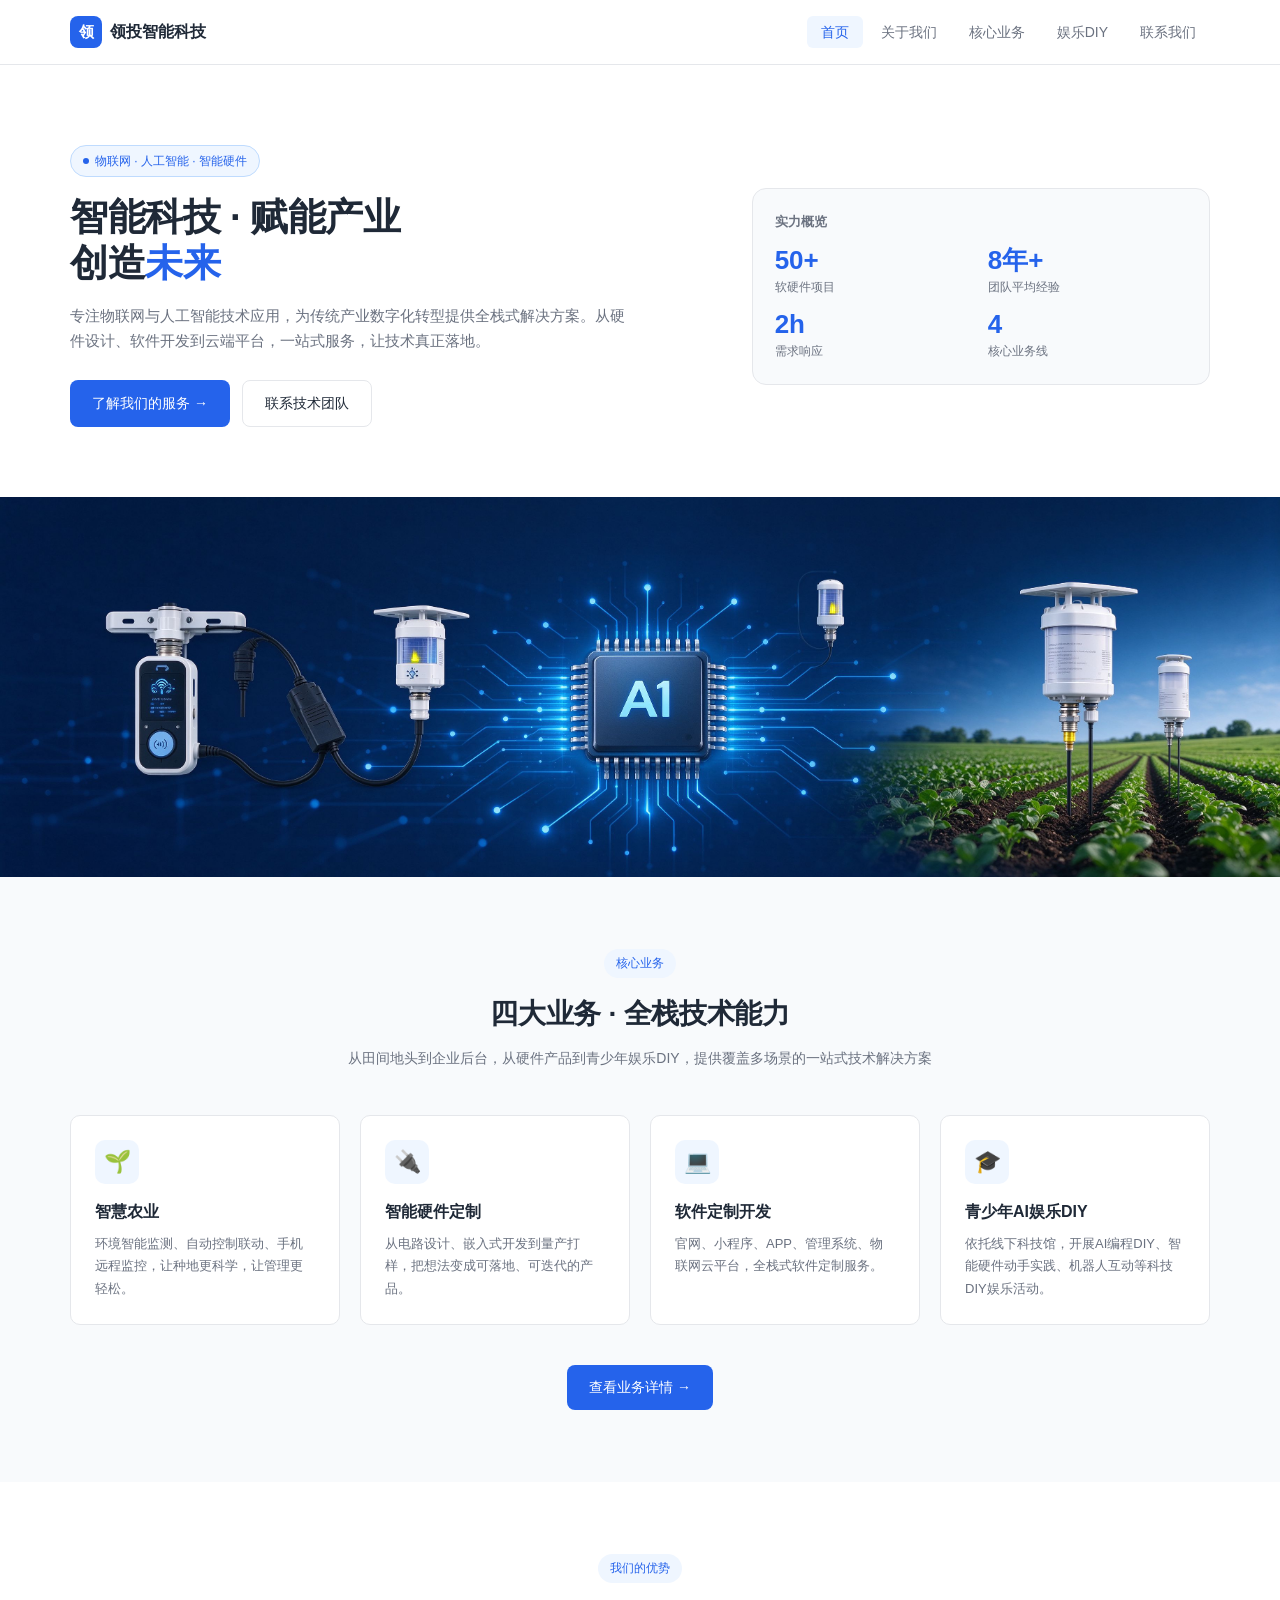
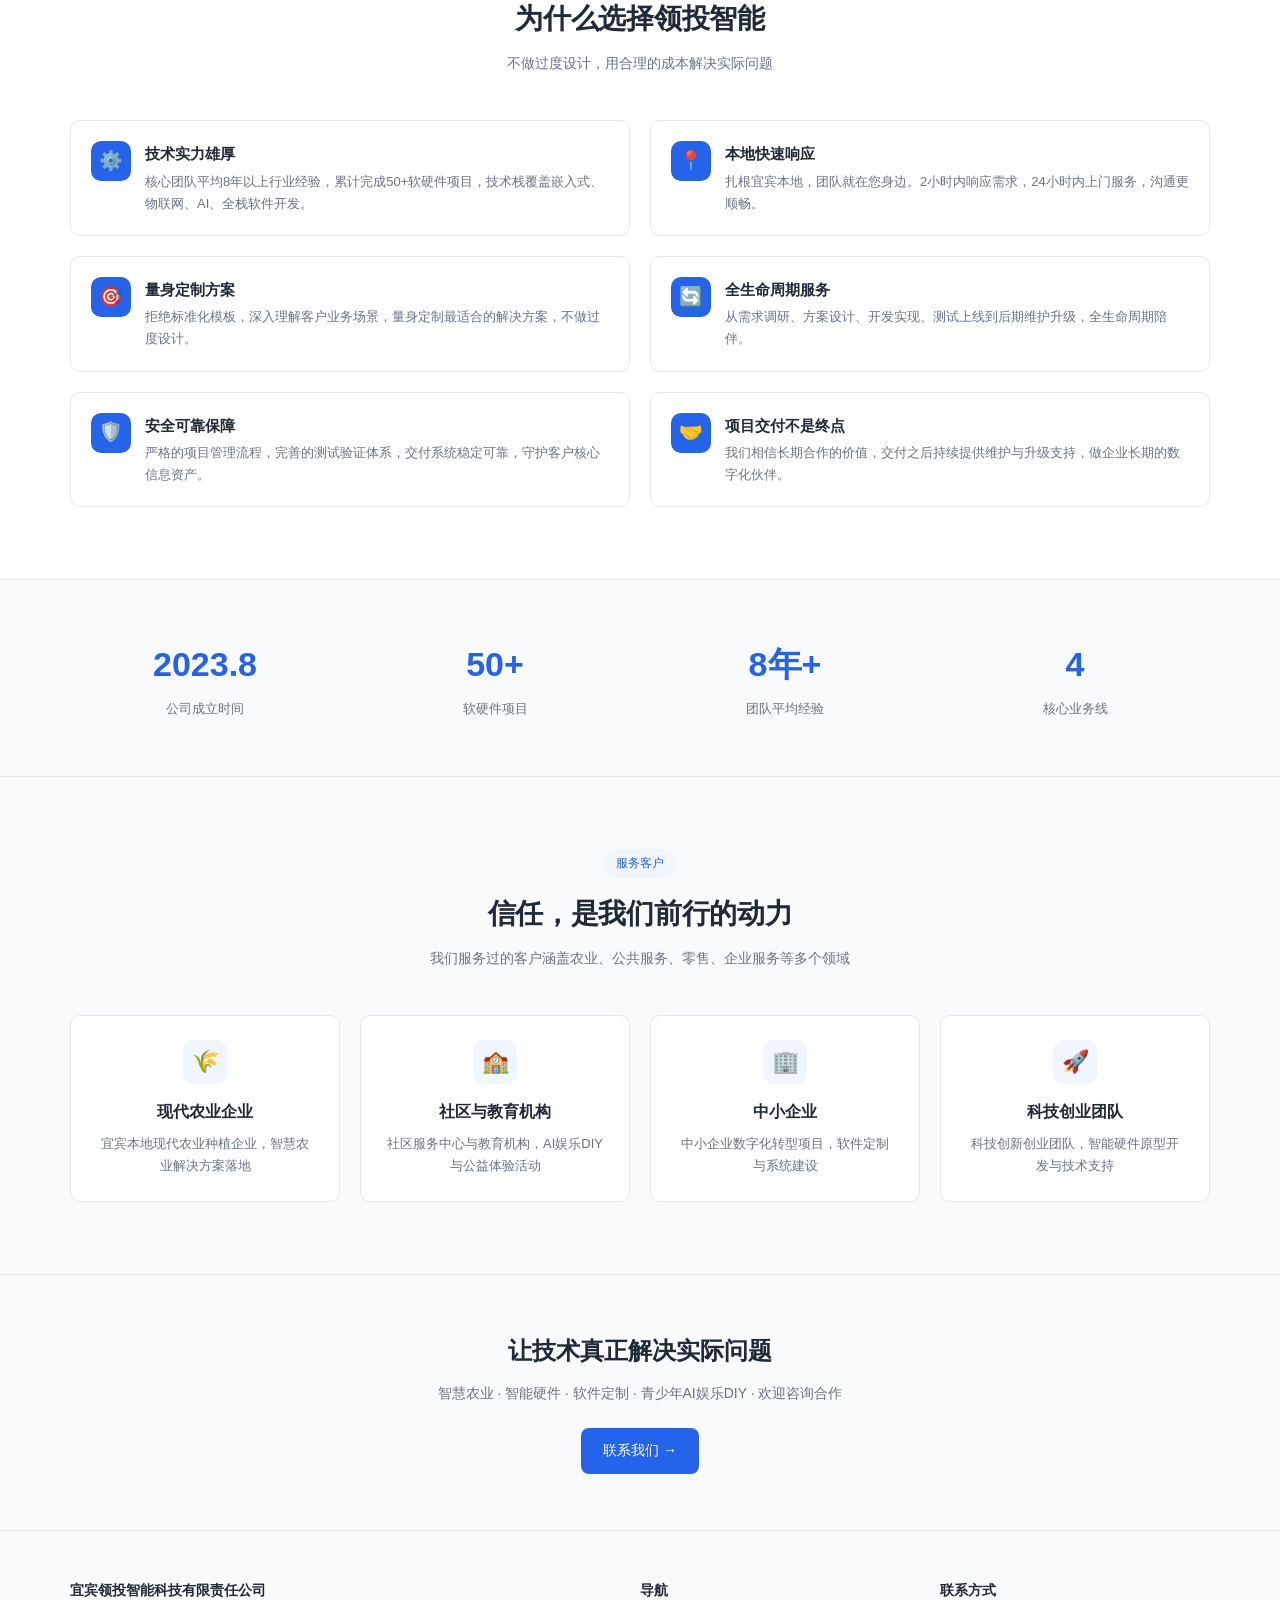
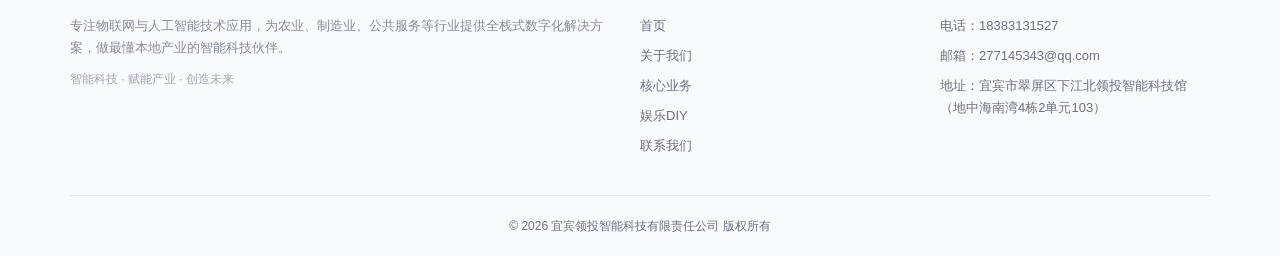
<file: index.html>
<!DOCTYPE html>
<html lang="zh-CN">
<head>
<meta charset="UTF-8">
<meta name="viewport" content="width=device-width, initial-scale=1.0">
<title>宜宾领投智能科技有限责任公司 · 物联网与人工智能技术应用</title>
<meta name="description" content="宜宾领投智能科技有限责任公司，专注物联网与人工智能技术应用，为农业、制造业、公共服务等行业提供智慧农业、智能硬件定制、软件定制开发与青少年AI娱乐DIY。">
<link rel="stylesheet" href="assets/style.css">
</head>
<body>

<!-- 导航 -->
<nav class="navbar">
  <div class="container">
    <a href="index.html" class="logo">
      <span class="logo-mark">领</span>
      <span>领投智能科技</span>
    </a>
    <ul class="nav-menu" id="navMenu">
      <li><a href="index.html" class="active">首页</a></li>
      <li><a href="about.html">关于我们</a></li>
      <li><a href="services.html">核心业务</a></li>
      <li><a href="diy.html">娱乐DIY</a></li>
      <li><a href="contact.html">联系我们</a></li>
    </ul>
    <button class="nav-toggle" id="navToggle" aria-label="菜单">≡</button>
  </div>
</nav>

<!-- Hero -->
<section class="hero">
  <div class="container">
    <div>
      <div class="hero-tag"><span class="dot"></span>物联网 · 人工智能 · 智能硬件</div>
      <h1>智能科技 · 赋能产业<br>创造<span class="accent">未来</span></h1>
      <p>专注物联网与人工智能技术应用，为传统产业数字化转型提供全栈式解决方案。从硬件设计、软件开发到云端平台，一站式服务，让技术真正落地。</p>
      <div class="hero-actions">
        <a href="services.html" class="btn btn-primary">了解我们的服务 →</a>
        <a href="contact.html" class="btn btn-ghost">联系技术团队</a>
      </div>
    </div>
    <div class="hero-card">
      <h3>实力概览</h3>
      <div class="hero-stats">
        <div class="hero-stat">
          <div class="num">50+</div>
          <div class="label">软硬件项目</div>
        </div>
        <div class="hero-stat">
          <div class="num">8年+</div>
          <div class="label">团队平均经验</div>
        </div>
        <div class="hero-stat">
          <div class="num">2h</div>
          <div class="label">需求响应</div>
        </div>
        <div class="hero-stat">
          <div class="num">4</div>
          <div class="label">核心业务线</div>
        </div>
      </div>
    </div>
  </div>
</section>

<!-- Banner 图 -->
<div class="hero-banner">
  <img src="assets/images/banner.jpg" alt="领投智能科技 · 物联网与人工智能">
</div>

<!-- 核心业务概览 -->
<section class="section section-alt">
  <div class="container">
    <div class="section-header">
      <span class="eyebrow">核心业务</span>
      <h2>四大业务 · 全栈技术能力</h2>
      <p>从田间地头到企业后台，从硬件产品到青少年娱乐DIY，提供覆盖多场景的一站式技术解决方案</p>
    </div>
    <div class="grid grid-4">
      <div class="card">
        <div class="card-icon">🌱</div>
        <h3>智慧农业</h3>
        <p>环境智能监测、自动控制联动、手机远程监控，让种地更科学，让管理更轻松。</p>
      </div>
      <div class="card">
        <div class="card-icon">🔌</div>
        <h3>智能硬件定制</h3>
        <p>从电路设计、嵌入式开发到量产打样，把想法变成可落地、可迭代的产品。</p>
      </div>
      <div class="card">
        <div class="card-icon">💻</div>
        <h3>软件定制开发</h3>
        <p>官网、小程序、APP、管理系统、物联网云平台，全栈式软件定制服务。</p>
      </div>
      <div class="card">
        <div class="card-icon">🎓</div>
        <h3>青少年AI娱乐DIY</h3>
        <p>依托线下科技馆，开展AI编程DIY、智能硬件动手实践、机器人互动等科技DIY娱乐活动。</p>
      </div>
    </div>
    <div class="text-center mt-40">
      <a href="services.html" class="btn btn-primary">查看业务详情 →</a>
    </div>
  </div>
</section>

<!-- 我们的优势 -->
<section class="section">
  <div class="container">
    <div class="section-header">
      <span class="eyebrow">我们的优势</span>
      <h2>为什么选择领投智能</h2>
      <p>不做过度设计，用合理的成本解决实际问题</p>
    </div>
    <div class="grid grid-2">
      <div class="advantage-item">
        <div class="ico">⚙️</div>
        <div>
          <h4>技术实力雄厚</h4>
          <p>核心团队平均8年以上行业经验，累计完成50+软硬件项目，技术栈覆盖嵌入式、物联网、AI、全栈软件开发。</p>
        </div>
      </div>
      <div class="advantage-item">
        <div class="ico">📍</div>
        <div>
          <h4>本地快速响应</h4>
          <p>扎根宜宾本地，团队就在您身边。2小时内响应需求，24小时内上门服务，沟通更顺畅。</p>
        </div>
      </div>
      <div class="advantage-item">
        <div class="ico">🎯</div>
        <div>
          <h4>量身定制方案</h4>
          <p>拒绝标准化模板，深入理解客户业务场景，量身定制最适合的解决方案，不做过度设计。</p>
        </div>
      </div>
      <div class="advantage-item">
        <div class="ico">🔄</div>
        <div>
          <h4>全生命周期服务</h4>
          <p>从需求调研、方案设计、开发实现、测试上线到后期维护升级，全生命周期陪伴。</p>
        </div>
      </div>
      <div class="advantage-item">
        <div class="ico">🛡️</div>
        <div>
          <h4>安全可靠保障</h4>
          <p>严格的项目管理流程，完善的测试验证体系，交付系统稳定可靠，守护客户核心信息资产。</p>
        </div>
      </div>
      <div class="advantage-item">
        <div class="ico">🤝</div>
        <div>
          <h4>项目交付不是终点</h4>
          <p>我们相信长期合作的价值，交付之后持续提供维护与升级支持，做企业长期的数字化伙伴。</p>
        </div>
      </div>
    </div>
  </div>
</section>

<!-- 数据条 -->
<section class="stat-band">
  <div class="container">
    <div class="grid">
      <div>
        <div class="num">2023.8</div>
        <div class="label">公司成立时间</div>
      </div>
      <div>
        <div class="num">50+</div>
        <div class="label">软硬件项目</div>
      </div>
      <div>
        <div class="num">8年+</div>
        <div class="label">团队平均经验</div>
      </div>
      <div>
        <div class="num">4</div>
        <div class="label">核心业务线</div>
      </div>
    </div>
  </div>
</section>

<!-- 服务客户 -->
<section class="section section-alt">
  <div class="container">
    <div class="section-header">
      <span class="eyebrow">服务客户</span>
      <h2>信任，是我们前行的动力</h2>
      <p>我们服务过的客户涵盖农业、公共服务、零售、企业服务等多个领域</p>
    </div>
    <div class="grid grid-4">
      <div class="card text-center">
        <div class="card-icon" style="margin:0 auto 14px;">🌾</div>
        <h3>现代农业企业</h3>
        <p>宜宾本地现代农业种植企业，智慧农业解决方案落地</p>
      </div>
      <div class="card text-center">
        <div class="card-icon" style="margin:0 auto 14px;">🏫</div>
        <h3>社区与教育机构</h3>
        <p>社区服务中心与教育机构，AI娱乐DIY与公益体验活动</p>
      </div>
      <div class="card text-center">
        <div class="card-icon" style="margin:0 auto 14px;">🏢</div>
        <h3>中小企业</h3>
        <p>中小企业数字化转型项目，软件定制与系统建设</p>
      </div>
      <div class="card text-center">
        <div class="card-icon" style="margin:0 auto 14px;">🚀</div>
        <h3>科技创业团队</h3>
        <p>科技创新创业团队，智能硬件原型开发与技术支持</p>
      </div>
    </div>
  </div>
</section>

<!-- CTA -->
<section class="cta">
  <div class="container">
    <h2>让技术真正解决实际问题</h2>
    <p>智慧农业 · 智能硬件 · 软件定制 · 青少年AI娱乐DIY · 欢迎咨询合作</p>
    <a href="contact.html" class="btn btn-primary">联系我们 →</a>
  </div>
</section>

<!-- 页脚 -->
<footer>
  <div class="container">
    <div class="footer-grid">
      <div>
        <h4>宜宾领投智能科技有限责任公司</h4>
        <p style="margin-bottom:10px;opacity:.8;">专注物联网与人工智能技术应用，为农业、制造业、公共服务等行业提供全栈式数字化解决方案，做最懂本地产业的智能科技伙伴。</p>
        <p style="opacity:.6;font-size:12px;">智能科技 · 赋能产业 · 创造未来</p>
      </div>
      <div>
        <h4>导航</h4>
        <ul>
          <li><a href="index.html">首页</a></li>
          <li><a href="about.html">关于我们</a></li>
          <li><a href="services.html">核心业务</a></li>
          <li><a href="diy.html">娱乐DIY</a></li>
          <li><a href="contact.html">联系我们</a></li>
        </ul>
      </div>
      <div>
        <h4>联系方式</h4>
        <ul>
          <li>电话：18383131527</li>
          <li>邮箱：277145343@qq.com</li>
          <li>地址：宜宾市翠屏区下江北领投智能科技馆（地中海南湾4栋2单元103）</li>
        </ul>
      </div>
    </div>
    <div class="footer-bottom">
      © 2026 宜宾领投智能科技有限责任公司 版权所有
    </div>
  </div>
</footer>

<script>
  document.getElementById('navToggle').addEventListener('click', function() {
    document.getElementById('navMenu').classList.toggle('open');
  });
</script>
</body>
</html>
</file>
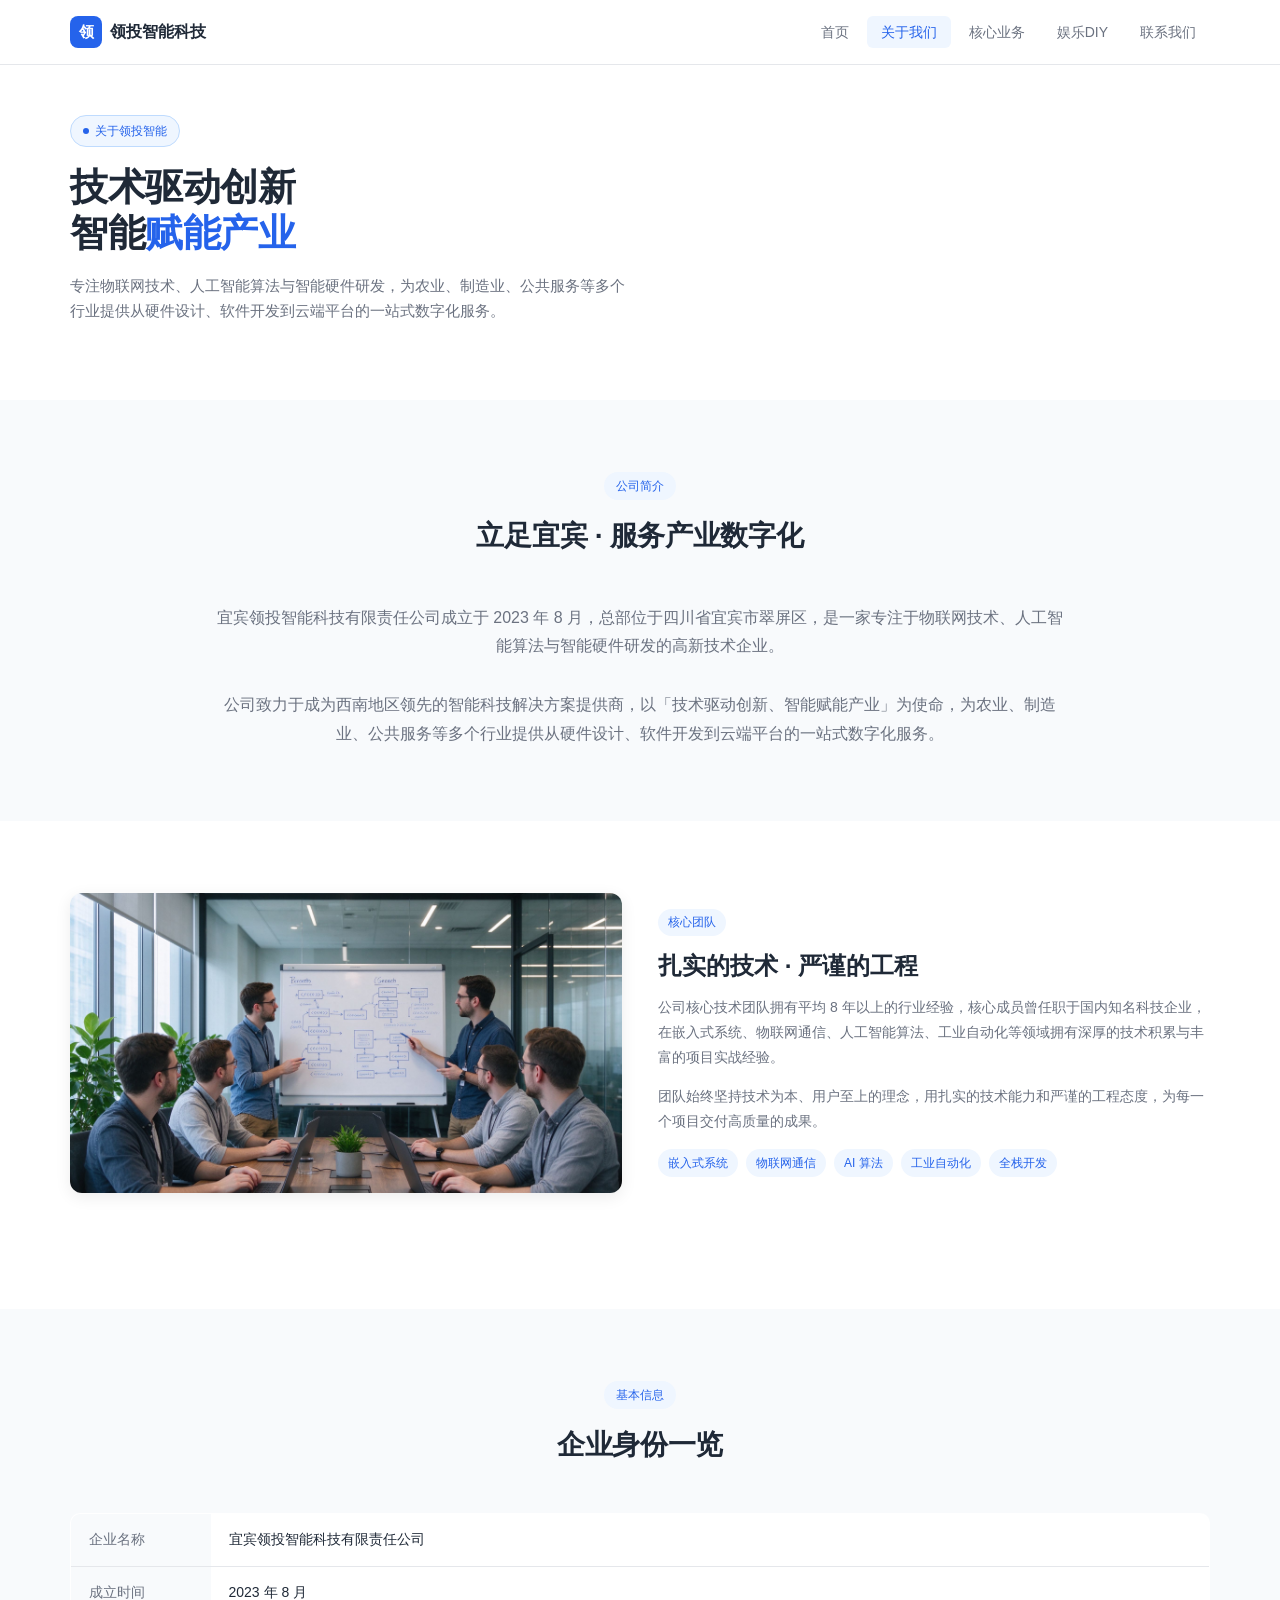
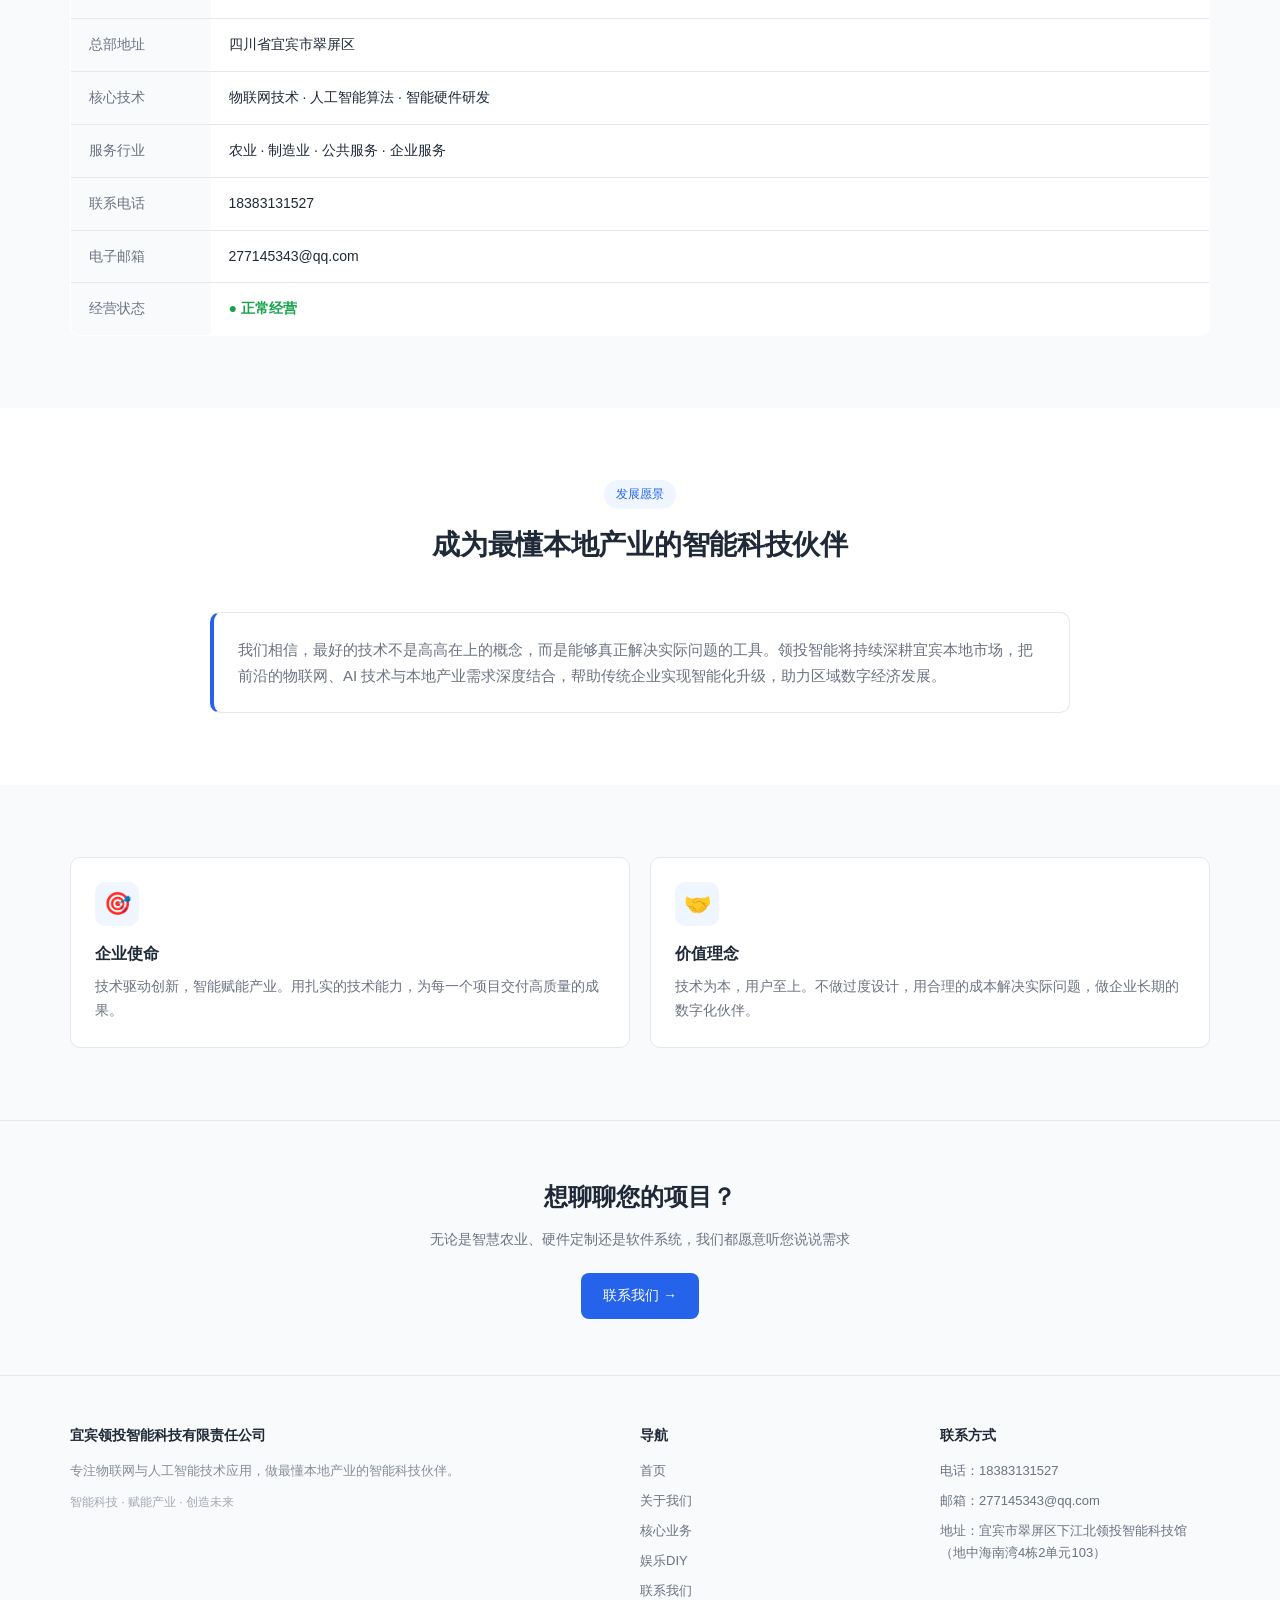
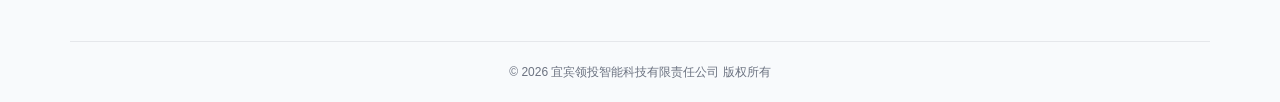
<file: about.html>
<!DOCTYPE html>
<html lang="zh-CN">
<head>
<meta charset="UTF-8">
<meta name="viewport" content="width=device-width, initial-scale=1.0">
<title>关于我们 · 宜宾领投智能科技有限责任公司</title>
<meta name="description" content="宜宾领投智能科技有限责任公司成立于2023年8月，总部位于四川宜宾翠屏区，专注物联网、人工智能算法与智能硬件研发，致力于成为最懂本地产业的智能科技伙伴。">
<link rel="stylesheet" href="assets/style.css">
</head>
<body>

<nav class="navbar">
  <div class="container">
    <a href="index.html" class="logo">
      <span class="logo-mark">领</span>
      <span>领投智能科技</span>
    </a>
    <ul class="nav-menu" id="navMenu">
      <li><a href="index.html">首页</a></li>
      <li><a href="about.html" class="active">关于我们</a></li>
      <li><a href="services.html">核心业务</a></li>
      <li><a href="diy.html">娱乐DIY</a></li>
      <li><a href="contact.html">联系我们</a></li>
    </ul>
    <button class="nav-toggle" id="navToggle" aria-label="菜单">≡</button>
  </div>
</nav>

<section class="hero" style="padding:50px 0 50px;">
  <div class="container">
    <div>
      <div class="hero-tag"><span class="dot"></span>关于领投智能</div>
      <h1>技术驱动创新<br>智能<span class="accent">赋能产业</span></h1>
      <p>专注物联网技术、人工智能算法与智能硬件研发，为农业、制造业、公共服务等多个行业提供从硬件设计、软件开发到云端平台的一站式数字化服务。</p>
    </div>
  </div>
</section>

<!-- 公司简介 -->
<section class="section section-alt">
  <div class="container">
    <div class="section-header">
      <span class="eyebrow">公司简介</span>
      <h2>立足宜宾 · 服务产业数字化</h2>
    </div>
    <p class="lead text-center" style="max-width:860px;margin:0 auto 30px;">
      宜宾领投智能科技有限责任公司成立于 2023 年 8 月，总部位于四川省宜宾市翠屏区，是一家专注于物联网技术、人工智能算法与智能硬件研发的高新技术企业。
    </p>
    <p class="lead text-center" style="max-width:860px;margin:0 auto;">
      公司致力于成为西南地区领先的智能科技解决方案提供商，以「技术驱动创新、智能赋能产业」为使命，为农业、制造业、公共服务等多个行业提供从硬件设计、软件开发到云端平台的一站式数字化服务。
    </p>
  </div>
</section>

<!-- 核心团队 -->
<section class="section">
  <div class="container">
    <div class="feature-row">
      <div class="feature-media">
        <img src="assets/images/software-dev.jpg" alt="领投智能核心技术团队">
      </div>
      <div class="feature-text">
        <span class="eyebrow">核心团队</span>
        <h2>扎实的技术 · 严谨的工程</h2>
        <p>公司核心技术团队拥有平均 8 年以上的行业经验，核心成员曾任职于国内知名科技企业，在嵌入式系统、物联网通信、人工智能算法、工业自动化等领域拥有深厚的技术积累与丰富的项目实战经验。</p>
        <p>团队始终坚持技术为本、用户至上的理念，用扎实的技术能力和严谨的工程态度，为每一个项目交付高质量的成果。</p>
        <div class="tag-list">
          <span class="tag">嵌入式系统</span>
          <span class="tag">物联网通信</span>
          <span class="tag">AI 算法</span>
          <span class="tag">工业自动化</span>
          <span class="tag">全栈开发</span>
        </div>
      </div>
    </div>
  </div>
</section>

<!-- 基本信息 -->
<section class="section section-alt">
  <div class="container">
    <div class="section-header">
      <span class="eyebrow">基本信息</span>
      <h2>企业身份一览</h2>
    </div>
    <table class="info-table">
      <tr><td class="label">企业名称</td><td class="value">宜宾领投智能科技有限责任公司</td></tr>
      <tr><td class="label">成立时间</td><td class="value">2023 年 8 月</td></tr>
      <tr><td class="label">总部地址</td><td class="value">四川省宜宾市翠屏区</td></tr>
      <tr><td class="label">核心技术</td><td class="value">物联网技术 · 人工智能算法 · 智能硬件研发</td></tr>
      <tr><td class="label">服务行业</td><td class="value">农业 · 制造业 · 公共服务 · 企业服务</td></tr>
      <tr><td class="label">联系电话</td><td class="value">18383131527</td></tr>
      <tr><td class="label">电子邮箱</td><td class="value">277145343@qq.com</td></tr>
      <tr><td class="label">经营状态</td><td class="value"><span style="color:#16A34A;font-weight:600;">● 正常经营</span></td></tr>
    </table>
  </div>
</section>

<!-- 发展愿景 -->
<section class="section">
  <div class="container">
    <div class="section-header">
      <span class="eyebrow">发展愿景</span>
      <h2>成为最懂本地产业的智能科技伙伴</h2>
    </div>
    <div class="card" style="border-left:4px solid var(--primary);max-width:860px;margin:0 auto;">
      <p class="lead" style="margin:0;font-size:15px;">
        我们相信，最好的技术不是高高在上的概念，而是能够真正解决实际问题的工具。领投智能将持续深耕宜宾本地市场，把前沿的物联网、AI 技术与本地产业需求深度结合，帮助传统企业实现智能化升级，助力区域数字经济发展。
      </p>
    </div>
  </div>
</section>

<!-- 企业使命 -->
<section class="section section-alt">
  <div class="container">
    <div class="grid grid-2">
      <div class="card">
        <div class="card-icon">🎯</div>
        <h3>企业使命</h3>
        <p class="lead" style="font-size:14px;">技术驱动创新，智能赋能产业。用扎实的技术能力，为每一个项目交付高质量的成果。</p>
      </div>
      <div class="card">
        <div class="card-icon">🤝</div>
        <h3>价值理念</h3>
        <p class="lead" style="font-size:14px;">技术为本，用户至上。不做过度设计，用合理的成本解决实际问题，做企业长期的数字化伙伴。</p>
      </div>
    </div>
  </div>
</section>

<section class="cta">
  <div class="container">
    <h2>想聊聊您的项目？</h2>
    <p>无论是智慧农业、硬件定制还是软件系统，我们都愿意听您说说需求</p>
    <a href="contact.html" class="btn btn-primary">联系我们 →</a>
  </div>
</section>

<footer>
  <div class="container">
    <div class="footer-grid">
      <div>
        <h4>宜宾领投智能科技有限责任公司</h4>
        <p style="margin-bottom:10px;opacity:.8;">专注物联网与人工智能技术应用，做最懂本地产业的智能科技伙伴。</p>
        <p style="opacity:.6;font-size:12px;">智能科技 · 赋能产业 · 创造未来</p>
      </div>
      <div>
        <h4>导航</h4>
        <ul>
          <li><a href="index.html">首页</a></li>
          <li><a href="about.html">关于我们</a></li>
          <li><a href="services.html">核心业务</a></li>
          <li><a href="diy.html">娱乐DIY</a></li>
          <li><a href="contact.html">联系我们</a></li>
        </ul>
      </div>
      <div>
        <h4>联系方式</h4>
        <ul>
          <li>电话：18383131527</li>
          <li>邮箱：277145343@qq.com</li>
          <li>地址：宜宾市翠屏区下江北领投智能科技馆（地中海南湾4栋2单元103）</li>
        </ul>
      </div>
    </div>
    <div class="footer-bottom">
      © 2026 宜宾领投智能科技有限责任公司 版权所有
    </div>
  </div>
</footer>

<script>
  document.getElementById('navToggle').addEventListener('click', function() {
    document.getElementById('navMenu').classList.toggle('open');
  });
</script>
</body>
</html>
</file>
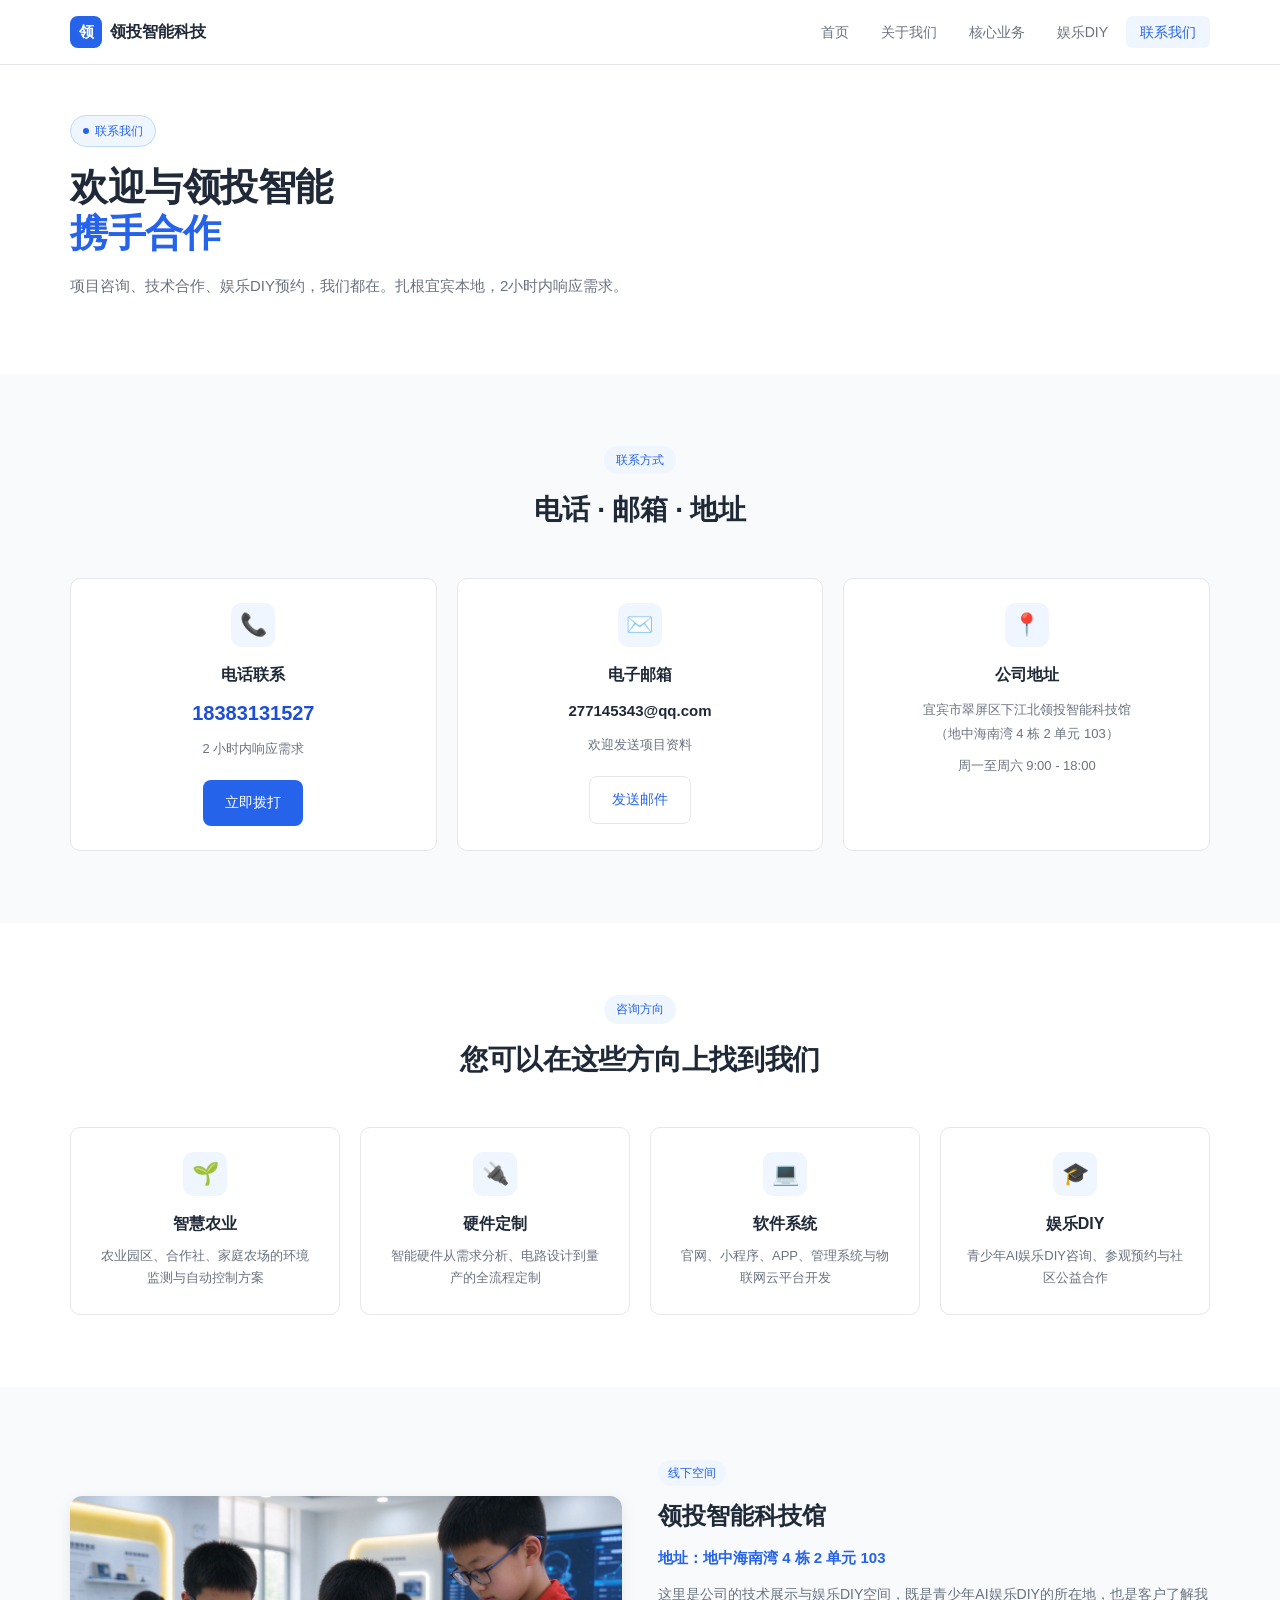
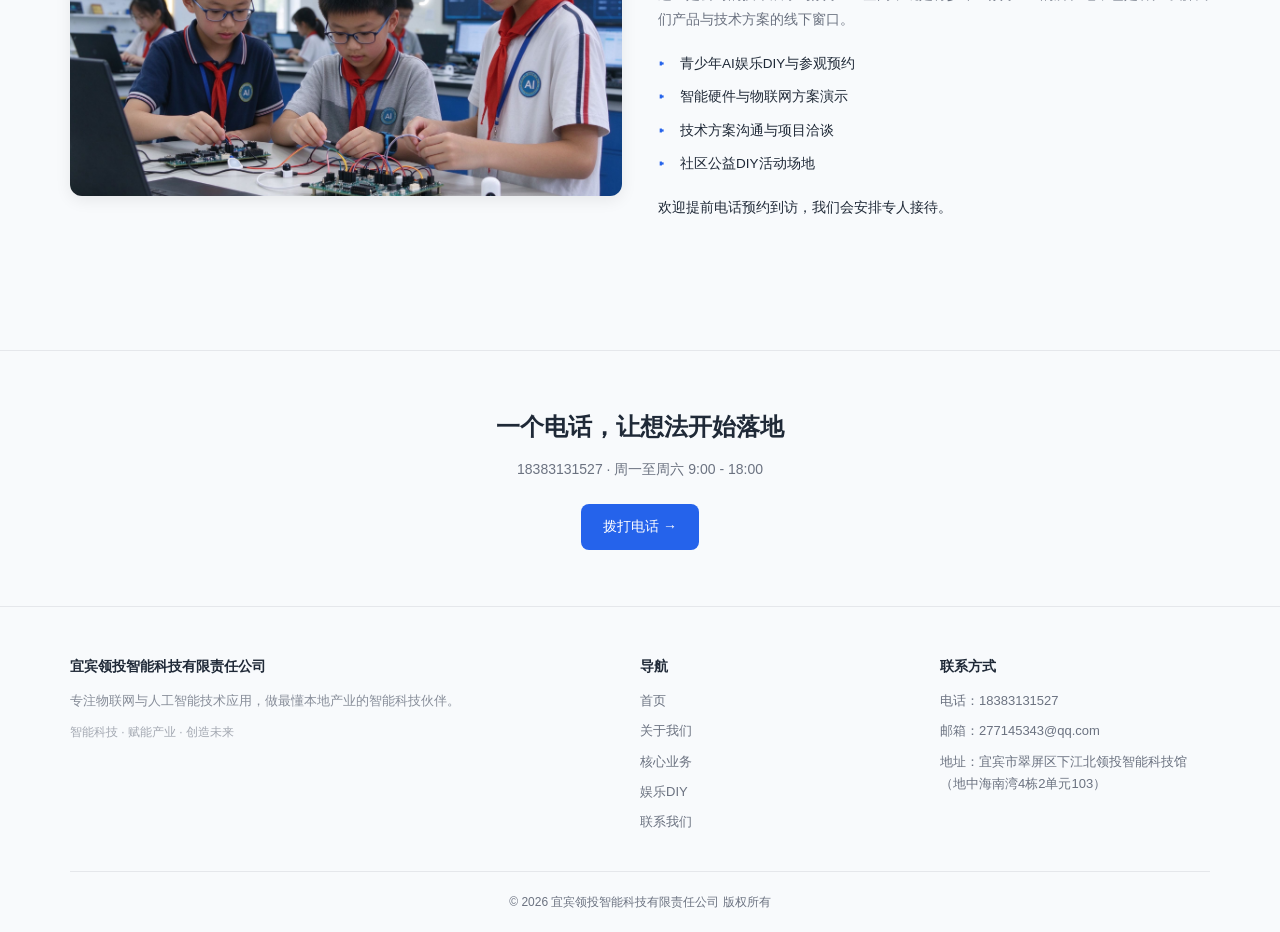
<file: contact.html>
<!DOCTYPE html>
<html lang="zh-CN">
<head>
<meta charset="UTF-8">
<meta name="viewport" content="width=device-width, initial-scale=1.0">
<title>联系我们 · 宜宾领投智能科技有限责任公司</title>
<meta name="description" content="联系宜宾领投智能科技：电话 18383131527，邮箱 277145343@qq.com，地址 宜宾市翠屏区下江北领投智能科技馆（地中海南湾4栋2单元103）。">
<link rel="stylesheet" href="assets/style.css">
</head>
<body>

<nav class="navbar">
  <div class="container">
    <a href="index.html" class="logo">
      <span class="logo-mark">领</span>
      <span>领投智能科技</span>
    </a>
    <ul class="nav-menu" id="navMenu">
      <li><a href="index.html">首页</a></li>
      <li><a href="about.html">关于我们</a></li>
      <li><a href="services.html">核心业务</a></li>
      <li><a href="diy.html">娱乐DIY</a></li>
      <li><a href="contact.html" class="active">联系我们</a></li>
    </ul>
    <button class="nav-toggle" id="navToggle" aria-label="菜单">≡</button>
  </div>
</nav>

<section class="hero" style="padding:50px 0 50px;">
  <div class="container">
    <div>
      <div class="hero-tag"><span class="dot"></span>联系我们</div>
      <h1>欢迎与领投智能<br><span class="accent">携手合作</span></h1>
      <p>项目咨询、技术合作、娱乐DIY预约，我们都在。扎根宜宾本地，2小时内响应需求。</p>
    </div>
  </div>
</section>

<!-- 联系方式 -->
<section class="section section-alt">
  <div class="container">
    <div class="section-header">
      <span class="eyebrow">联系方式</span>
      <h2>电话 · 邮箱 · 地址</h2>
    </div>
    <div class="contact-grid">
      <div class="card text-center">
        <div class="card-icon" style="margin:0 auto 14px;">📞</div>
        <h3>电话联系</h3>
        <p style="font-size:20px;color:var(--primary-dark);font-weight:700;margin:8px 0;">18383131527</p>
        <p style="font-size:13px;color:var(--text-light);">2 小时内响应需求</p>
        <a href="tel:18383131527" class="btn btn-primary mt-20">立即拨打</a>
      </div>
      <div class="card text-center">
        <div class="card-icon" style="margin:0 auto 14px;">✉️</div>
        <h3>电子邮箱</h3>
        <p style="font-size:15px;color:var(--text);font-weight:600;margin:10px 0;word-break:break-all;">277145343@qq.com</p>
        <p style="font-size:13px;color:var(--text-light);">欢迎发送项目资料</p>
        <a href="mailto:277145343@qq.com" class="btn btn-ghost mt-20" style="border-color:var(--border);color:var(--primary);background:#fff;">发送邮件</a>
      </div>
      <div class="card text-center">
        <div class="card-icon" style="margin:0 auto 14px;">📍</div>
        <h3>公司地址</h3>
        <p style="font-size:13px;line-height:1.8;margin:10px 0;">宜宾市翠屏区下江北领投智能科技馆<br>（地中海南湾 4 栋 2 单元 103）</p>
        <p style="font-size:13px;color:var(--text-light);">周一至周六 9:00 - 18:00</p>
      </div>
    </div>
  </div>
</section>

<!-- 业务咨询方向 -->
<section class="section">
  <div class="container">
    <div class="section-header">
      <span class="eyebrow">咨询方向</span>
      <h2>您可以在这些方向上找到我们</h2>
    </div>
    <div class="grid grid-4">
      <div class="card text-center">
        <div class="card-icon" style="margin:0 auto 14px;">🌱</div>
        <h3>智慧农业</h3>
        <p>农业园区、合作社、家庭农场的环境监测与自动控制方案</p>
      </div>
      <div class="card text-center">
        <div class="card-icon" style="margin:0 auto 14px;">🔌</div>
        <h3>硬件定制</h3>
        <p>智能硬件从需求分析、电路设计到量产的全流程定制</p>
      </div>
      <div class="card text-center">
        <div class="card-icon" style="margin:0 auto 14px;">💻</div>
        <h3>软件系统</h3>
        <p>官网、小程序、APP、管理系统与物联网云平台开发</p>
      </div>
      <div class="card text-center">
        <div class="card-icon" style="margin:0 auto 14px;">🎓</div>
        <h3>娱乐DIY</h3>
        <p>青少年AI娱乐DIY咨询、参观预约与社区公益合作</p>
      </div>
    </div>
  </div>
</section>

<!-- 科技馆 -->
<section class="section section-alt">
  <div class="container">
    <div class="feature-row">
      <div class="feature-media">
        <img src="assets/images/ai-education.jpg" alt="领投智能科技馆">
      </div>
      <div class="feature-text">
        <span class="eyebrow">线下空间</span>
        <h2>领投智能科技馆</h2>
        <div class="sub">地址：地中海南湾 4 栋 2 单元 103</div>
        <p>这里是公司的技术展示与娱乐DIY空间，既是青少年AI娱乐DIY的所在地，也是客户了解我们产品与技术方案的线下窗口。</p>
        <ul>
          <li>青少年AI娱乐DIY与参观预约</li>
          <li>智能硬件与物联网方案演示</li>
          <li>技术方案沟通与项目洽谈</li>
          <li>社区公益DIY活动场地</li>
        </ul>
        <p style="margin-top:14px;color:var(--text);font-weight:500;">欢迎提前电话预约到访，我们会安排专人接待。</p>
      </div>
    </div>
  </div>
</section>

<section class="cta">
  <div class="container">
    <h2>一个电话，让想法开始落地</h2>
    <p>18383131527 · 周一至周六 9:00 - 18:00</p>
    <a href="tel:18383131527" class="btn btn-primary">拨打电话 →</a>
  </div>
</section>

<footer>
  <div class="container">
    <div class="footer-grid">
      <div>
        <h4>宜宾领投智能科技有限责任公司</h4>
        <p style="margin-bottom:10px;opacity:.8;">专注物联网与人工智能技术应用，做最懂本地产业的智能科技伙伴。</p>
        <p style="opacity:.6;font-size:12px;">智能科技 · 赋能产业 · 创造未来</p>
      </div>
      <div>
        <h4>导航</h4>
        <ul>
          <li><a href="index.html">首页</a></li>
          <li><a href="about.html">关于我们</a></li>
          <li><a href="services.html">核心业务</a></li>
          <li><a href="diy.html">娱乐DIY</a></li>
          <li><a href="contact.html">联系我们</a></li>
        </ul>
      </div>
      <div>
        <h4>联系方式</h4>
        <ul>
          <li>电话：18383131527</li>
          <li>邮箱：277145343@qq.com</li>
          <li>地址：宜宾市翠屏区下江北领投智能科技馆（地中海南湾4栋2单元103）</li>
        </ul>
      </div>
    </div>
    <div class="footer-bottom">
      © 2026 宜宾领投智能科技有限责任公司 版权所有
    </div>
  </div>
</footer>

<script>
  document.getElementById('navToggle').addEventListener('click', function() {
    document.getElementById('navMenu').classList.toggle('open');
  });
</script>
</body>
</html>
</file>
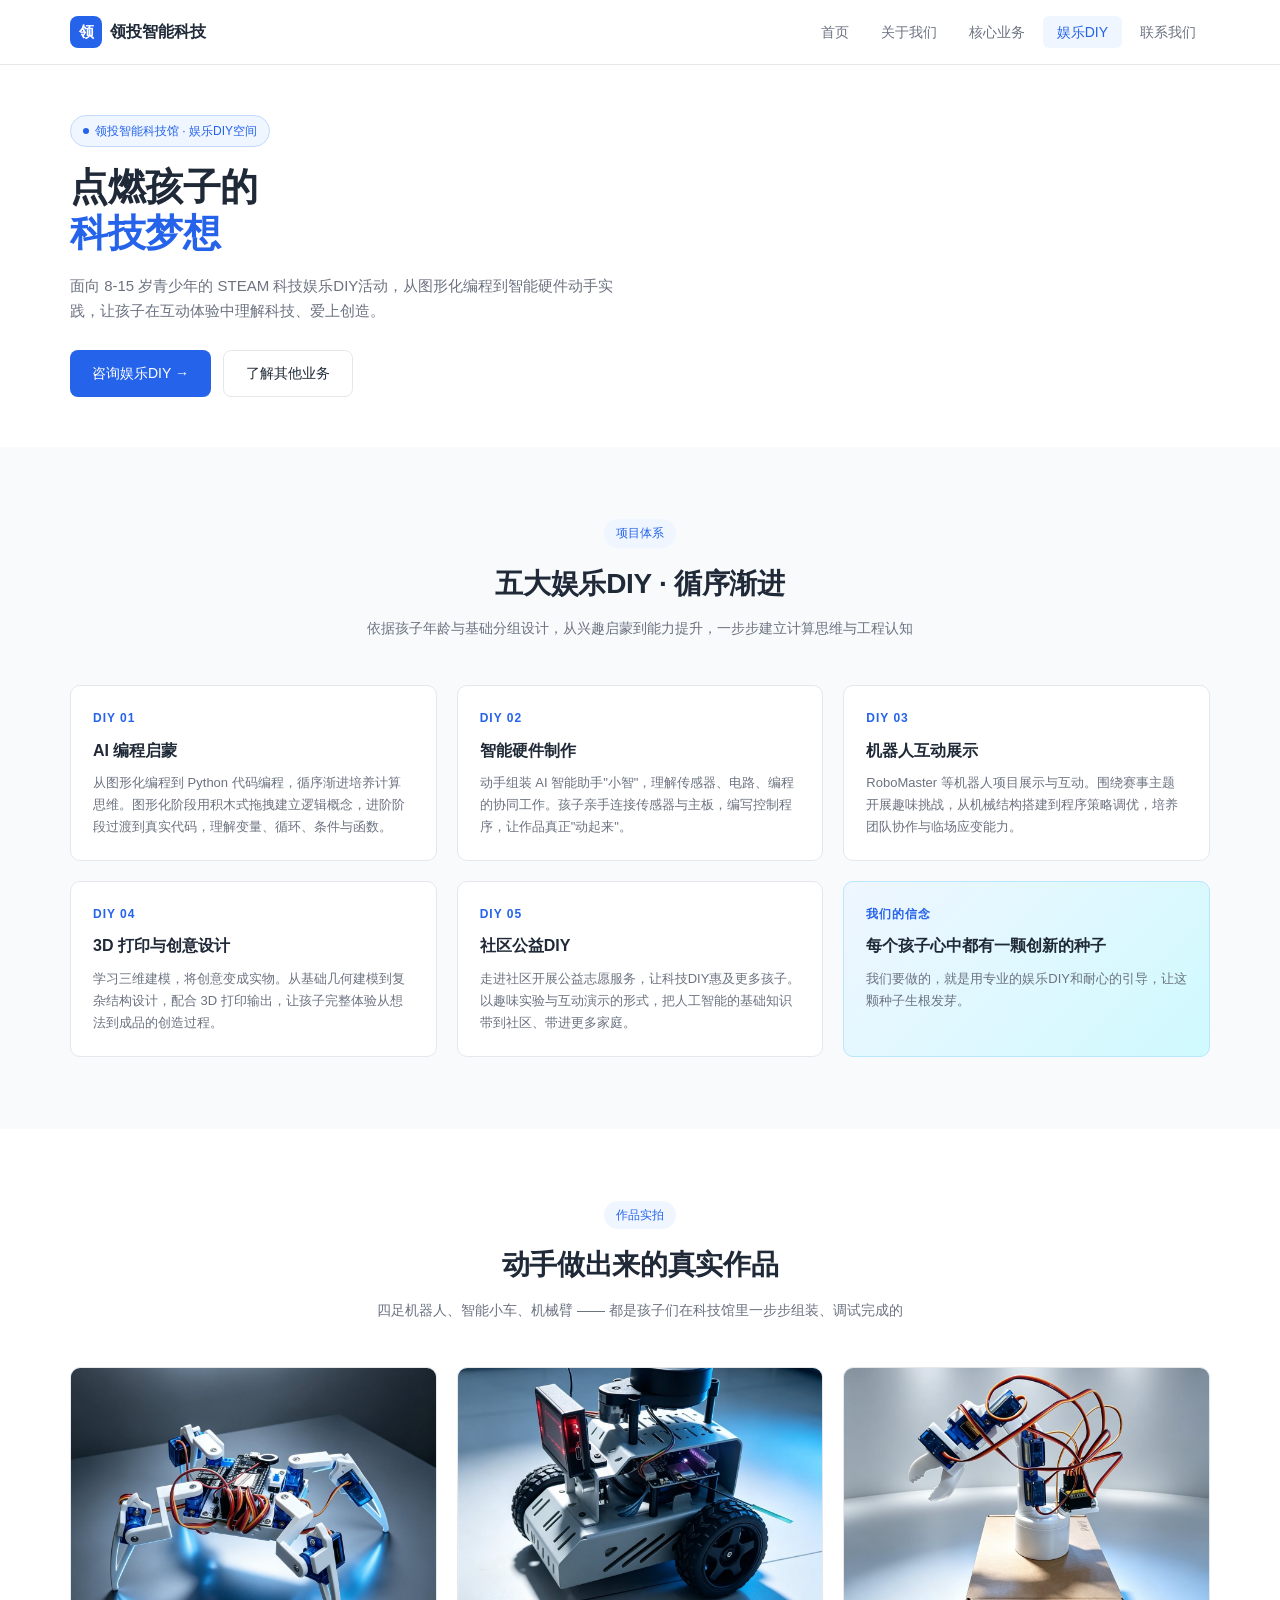
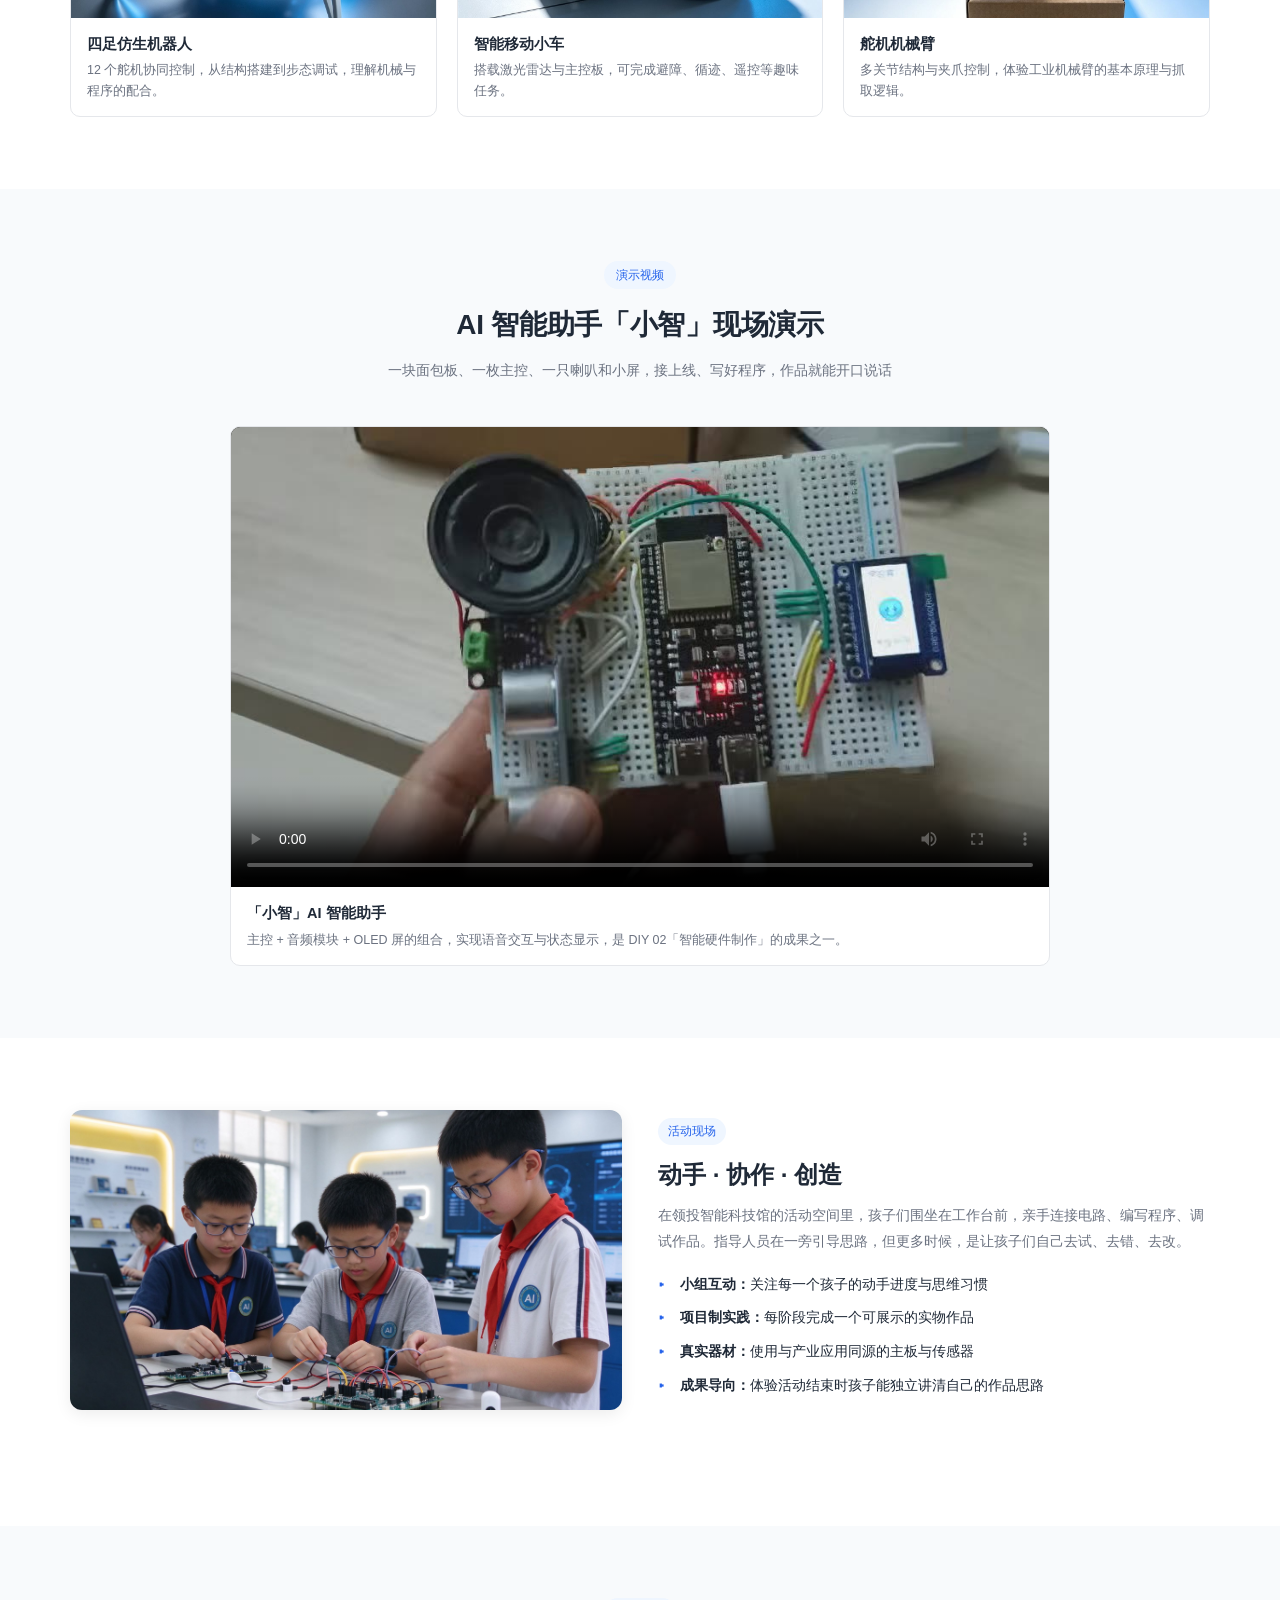
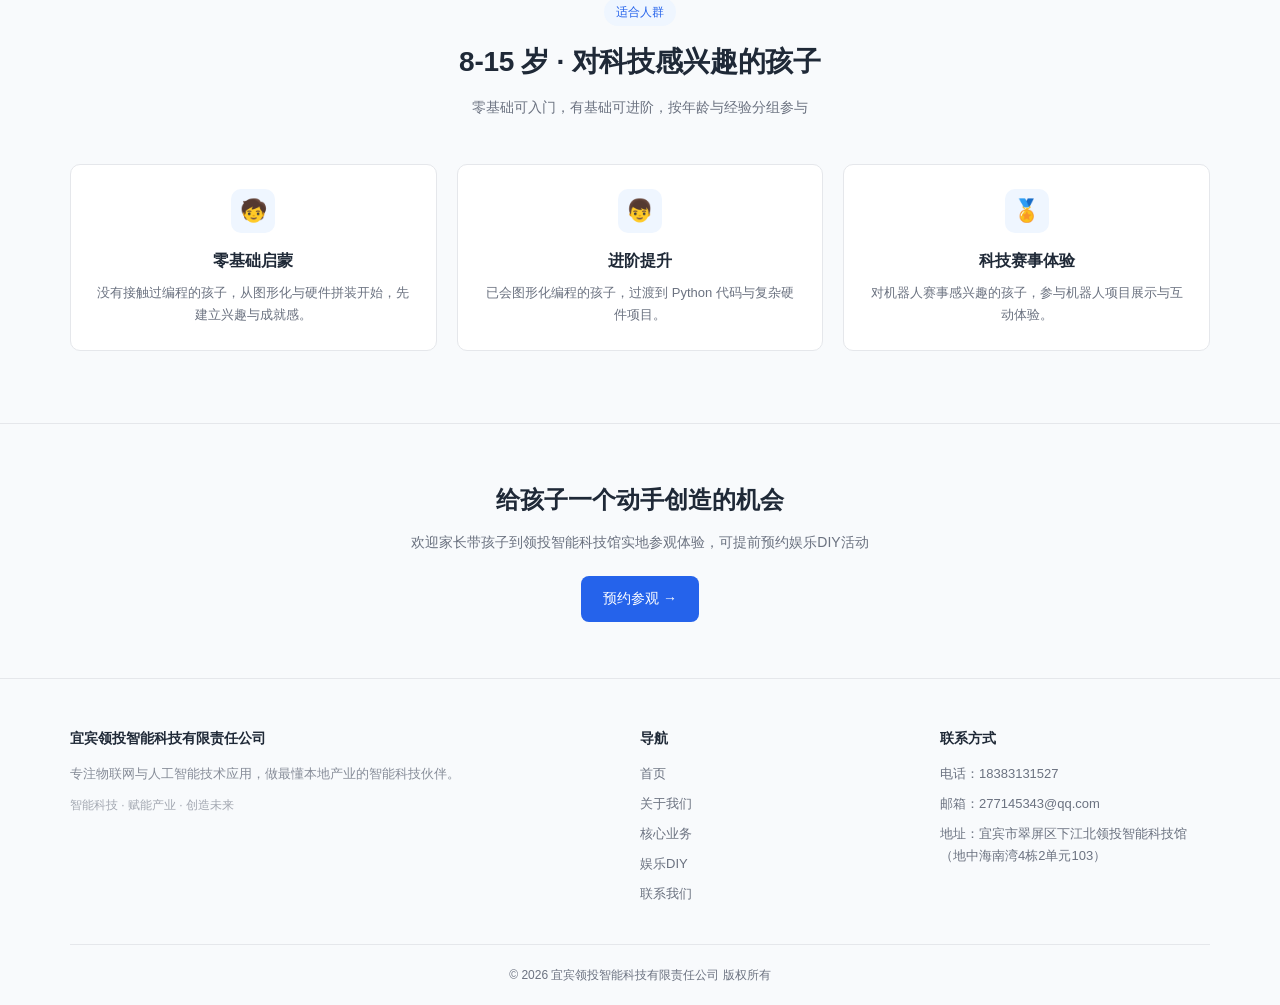
<file: diy.html>
<!DOCTYPE html>
<html lang="zh-CN">
<head>
<meta charset="UTF-8">
<meta name="viewport" content="width=device-width, initial-scale=1.0">
<title>青少年AI娱乐DIY · 宜宾领投智能科技有限责任公司</title>
<meta name="description" content="领投智能科技馆青少年AI娱乐DIY：面向8-15岁青少年的STEAM科技娱乐DIY活动，含AI编程DIY、智能硬件动手实践、机器人互动展示、3D打印创意与社区公益DIY。">
<link rel="stylesheet" href="assets/style.css">
</head>
<body>

<nav class="navbar">
  <div class="container">
    <a href="index.html" class="logo">
      <span class="logo-mark">领</span>
      <span>领投智能科技</span>
    </a>
    <ul class="nav-menu" id="navMenu">
      <li><a href="index.html">首页</a></li>
      <li><a href="about.html">关于我们</a></li>
      <li><a href="services.html">核心业务</a></li>
      <li><a href="diy.html" class="active">娱乐DIY</a></li>
      <li><a href="contact.html">联系我们</a></li>
    </ul>
    <button class="nav-toggle" id="navToggle" aria-label="菜单">≡</button>
  </div>
</nav>

<section class="hero" style="padding:50px 0 50px;">
  <div class="container">
    <div>
      <div class="hero-tag"><span class="dot"></span>领投智能科技馆 · 娱乐DIY空间</div>
      <h1>点燃孩子的<br><span class="accent">科技梦想</span></h1>
      <p>面向 8-15 岁青少年的 STEAM 科技娱乐DIY活动，从图形化编程到智能硬件动手实践，让孩子在互动体验中理解科技、爱上创造。</p>
      <div class="hero-actions">
        <a href="contact.html" class="btn btn-primary">咨询娱乐DIY →</a>
        <a href="services.html" class="btn btn-ghost">了解其他业务</a>
      </div>
    </div>
  </div>
</section>

<!-- 娱乐DIY介绍 -->
<section class="section section-alt">
  <div class="container">
    <div class="section-header">
      <span class="eyebrow">项目体系</span>
      <h2>五大娱乐DIY · 循序渐进</h2>
      <p>依据孩子年龄与基础分组设计，从兴趣启蒙到能力提升，一步步建立计算思维与工程认知</p>
    </div>
    <div class="grid grid-3">
      <div class="course-card">
        <div class="course-num">DIY 01</div>
        <h3>AI 编程启蒙</h3>
        <p>从图形化编程到 Python 代码编程，循序渐进培养计算思维。图形化阶段用积木式拖拽建立逻辑概念，进阶阶段过渡到真实代码，理解变量、循环、条件与函数。</p>
      </div>
      <div class="course-card">
        <div class="course-num">DIY 02</div>
        <h3>智能硬件制作</h3>
        <p>动手组装 AI 智能助手"小智"，理解传感器、电路、编程的协同工作。孩子亲手连接传感器与主板，编写控制程序，让作品真正"动起来"。</p>
      </div>
      <div class="course-card">
        <div class="course-num">DIY 03</div>
        <h3>机器人互动展示</h3>
        <p>RoboMaster 等机器人项目展示与互动。围绕赛事主题开展趣味挑战，从机械结构搭建到程序策略调优，培养团队协作与临场应变能力。</p>
      </div>
      <div class="course-card">
        <div class="course-num">DIY 04</div>
        <h3>3D 打印与创意设计</h3>
        <p>学习三维建模，将创意变成实物。从基础几何建模到复杂结构设计，配合 3D 打印输出，让孩子完整体验从想法到成品的创造过程。</p>
      </div>
      <div class="course-card">
        <div class="course-num">DIY 05</div>
        <h3>社区公益DIY</h3>
        <p>走进社区开展公益志愿服务，让科技DIY惠及更多孩子。以趣味实验与互动演示的形式，把人工智能的基础知识带到社区、带进更多家庭。</p>
      </div>
      <div class="course-card" style="background:linear-gradient(135deg,#EFF6FF,#CFFAFE);border-color:#BAE6FD;">
        <div class="course-num" style="color:var(--primary);">我们的信念</div>
        <h3>每个孩子心中都有一颗创新的种子</h3>
        <p>我们要做的，就是用专业的娱乐DIY和耐心的引导，让这颗种子生根发芽。</p>
      </div>
    </div>
  </div>
</section>

<!-- 作品实拍 -->
<section class="section">
  <div class="container">
    <div class="section-header">
      <span class="eyebrow">作品实拍</span>
      <h2>动手做出来的真实作品</h2>
      <p>四足机器人、智能小车、机械臂 —— 都是孩子们在科技馆里一步步组装、调试完成的</p>
    </div>
    <div class="grid grid-3">
      <div class="photo-card">
        <img src="assets/images/robot-quadruped.jpg" alt="四足机器人作品">
        <div class="photo-cap">
          <h4>四足仿生机器人</h4>
          <p>12 个舵机协同控制，从结构搭建到步态调试，理解机械与程序的配合。</p>
        </div>
      </div>
      <div class="photo-card">
        <img src="assets/images/robot-car.jpg" alt="智能小车作品">
        <div class="photo-cap">
          <h4>智能移动小车</h4>
          <p>搭载激光雷达与主控板，可完成避障、循迹、遥控等趣味任务。</p>
        </div>
      </div>
      <div class="photo-card">
        <img src="assets/images/robot-arm.jpg" alt="机械臂作品">
        <div class="photo-cap">
          <h4>舵机机械臂</h4>
          <p>多关节结构与夹爪控制，体验工业机械臂的基本原理与抓取逻辑。</p>
        </div>
      </div>
    </div>
  </div>
</section>

<!-- 演示视频 -->
<section class="section section-alt">
  <div class="container">
    <div class="section-header">
      <span class="eyebrow">演示视频</span>
      <h2>AI 智能助手「小智」现场演示</h2>
      <p>一块面包板、一枚主控、一只喇叭和小屏，接上线、写好程序，作品就能开口说话</p>
    </div>
    <div style="max-width:820px;margin:0 auto;">
      <div class="video-card">
        <video src="assets/videos/xiaozhi-ai-demo.mp4" poster="assets/images/xiaozhi-ai-demo-poster.jpg" controls playsinline preload="metadata"></video>
        <div class="video-cap">
          <h4>「小智」AI 智能助手</h4>
          <p>主控 + 音频模块 + OLED 屏的组合，实现语音交互与状态显示，是 DIY 02「智能硬件制作」的成果之一。</p>
        </div>
      </div>
    </div>
  </div>
</section>

<!-- 活动现场 -->
<section class="section">
  <div class="container">
    <div class="feature-row">
      <div class="feature-media">
        <img src="assets/images/ai-education.jpg" alt="青少年AI编程活动现场">
      </div>
      <div class="feature-text">
        <span class="eyebrow">活动现场</span>
        <h2>动手 · 协作 · 创造</h2>
        <p>在领投智能科技馆的活动空间里，孩子们围坐在工作台前，亲手连接电路、编写程序、调试作品。指导人员在一旁引导思路，但更多时候，是让孩子们自己去试、去错、去改。</p>
        <ul>
          <li><strong>小组互动：</strong>关注每一个孩子的动手进度与思维习惯</li>
          <li><strong>项目制实践：</strong>每阶段完成一个可展示的实物作品</li>
          <li><strong>真实器材：</strong>使用与产业应用同源的主板与传感器</li>
          <li><strong>成果导向：</strong>体验活动结束时孩子能独立讲清自己的作品思路</li>
        </ul>
      </div>
    </div>
  </div>
</section>

<!-- 适合谁 -->
<section class="section section-alt">
  <div class="container">
    <div class="section-header">
      <span class="eyebrow">适合人群</span>
      <h2>8-15 岁 · 对科技感兴趣的孩子</h2>
      <p>零基础可入门，有基础可进阶，按年龄与经验分组参与</p>
    </div>
    <div class="grid grid-3">
      <div class="card text-center">
        <div class="card-icon" style="margin:0 auto 14px;">🧒</div>
        <h3>零基础启蒙</h3>
        <p>没有接触过编程的孩子，从图形化与硬件拼装开始，先建立兴趣与成就感。</p>
      </div>
      <div class="card text-center">
        <div class="card-icon" style="margin:0 auto 14px;">👦</div>
        <h3>进阶提升</h3>
        <p>已会图形化编程的孩子，过渡到 Python 代码与复杂硬件项目。</p>
      </div>
      <div class="card text-center">
        <div class="card-icon" style="margin:0 auto 14px;">🏅</div>
        <h3>科技赛事体验</h3>
        <p>对机器人赛事感兴趣的孩子，参与机器人项目展示与互动体验。</p>
      </div>
    </div>
  </div>
</section>

<section class="cta">
  <div class="container">
    <h2>给孩子一个动手创造的机会</h2>
    <p>欢迎家长带孩子到领投智能科技馆实地参观体验，可提前预约娱乐DIY活动</p>
    <a href="contact.html" class="btn btn-primary">预约参观 →</a>
  </div>
</section>

<footer>
  <div class="container">
    <div class="footer-grid">
      <div>
        <h4>宜宾领投智能科技有限责任公司</h4>
        <p style="margin-bottom:10px;opacity:.8;">专注物联网与人工智能技术应用，做最懂本地产业的智能科技伙伴。</p>
        <p style="opacity:.6;font-size:12px;">智能科技 · 赋能产业 · 创造未来</p>
      </div>
      <div>
        <h4>导航</h4>
        <ul>
          <li><a href="index.html">首页</a></li>
          <li><a href="about.html">关于我们</a></li>
          <li><a href="services.html">核心业务</a></li>
          <li><a href="diy.html">娱乐DIY</a></li>
          <li><a href="contact.html">联系我们</a></li>
        </ul>
      </div>
      <div>
        <h4>联系方式</h4>
        <ul>
          <li>电话：18383131527</li>
          <li>邮箱：277145343@qq.com</li>
          <li>地址：宜宾市翠屏区下江北领投智能科技馆（地中海南湾4栋2单元103）</li>
        </ul>
      </div>
    </div>
    <div class="footer-bottom">
      © 2026 宜宾领投智能科技有限责任公司 版权所有
    </div>
  </div>
</footer>

<script>
  document.getElementById('navToggle').addEventListener('click', function() {
    document.getElementById('navMenu').classList.toggle('open');
  });
</script>
</body>
</html>
</file>
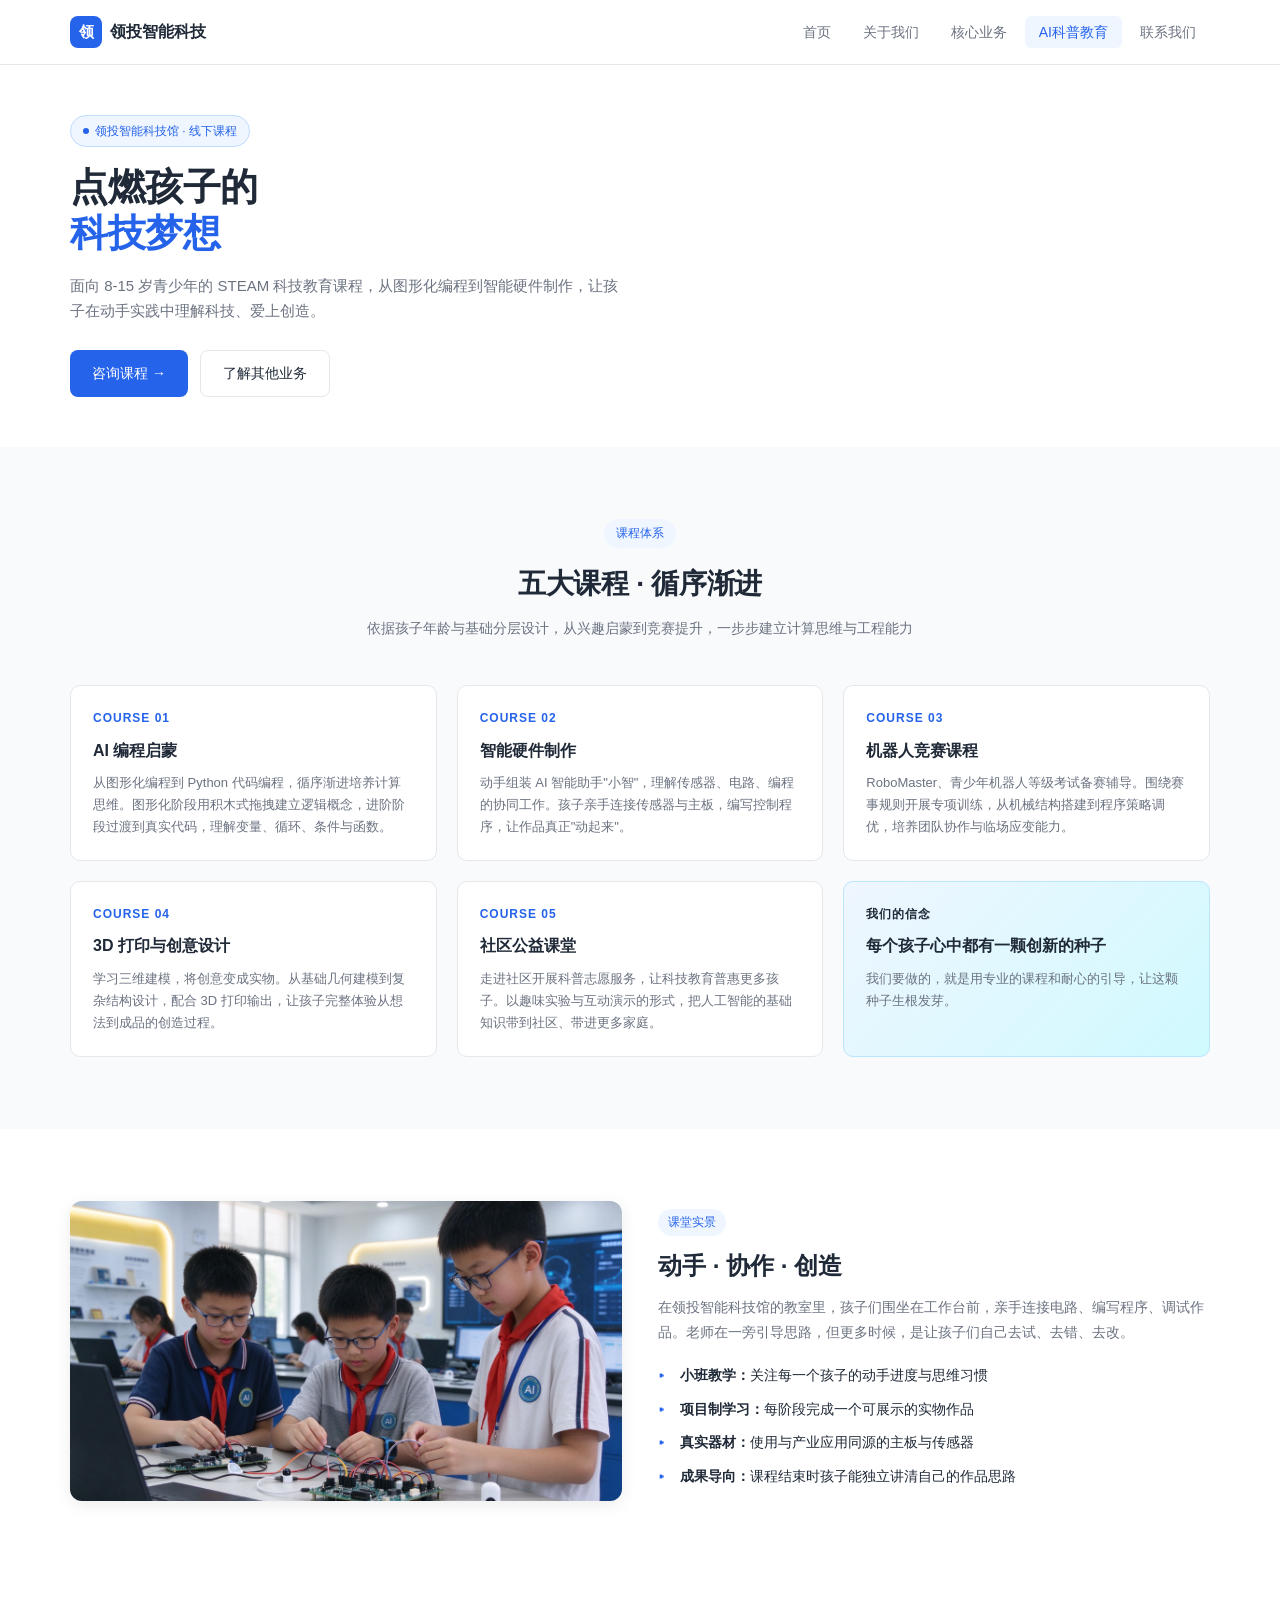
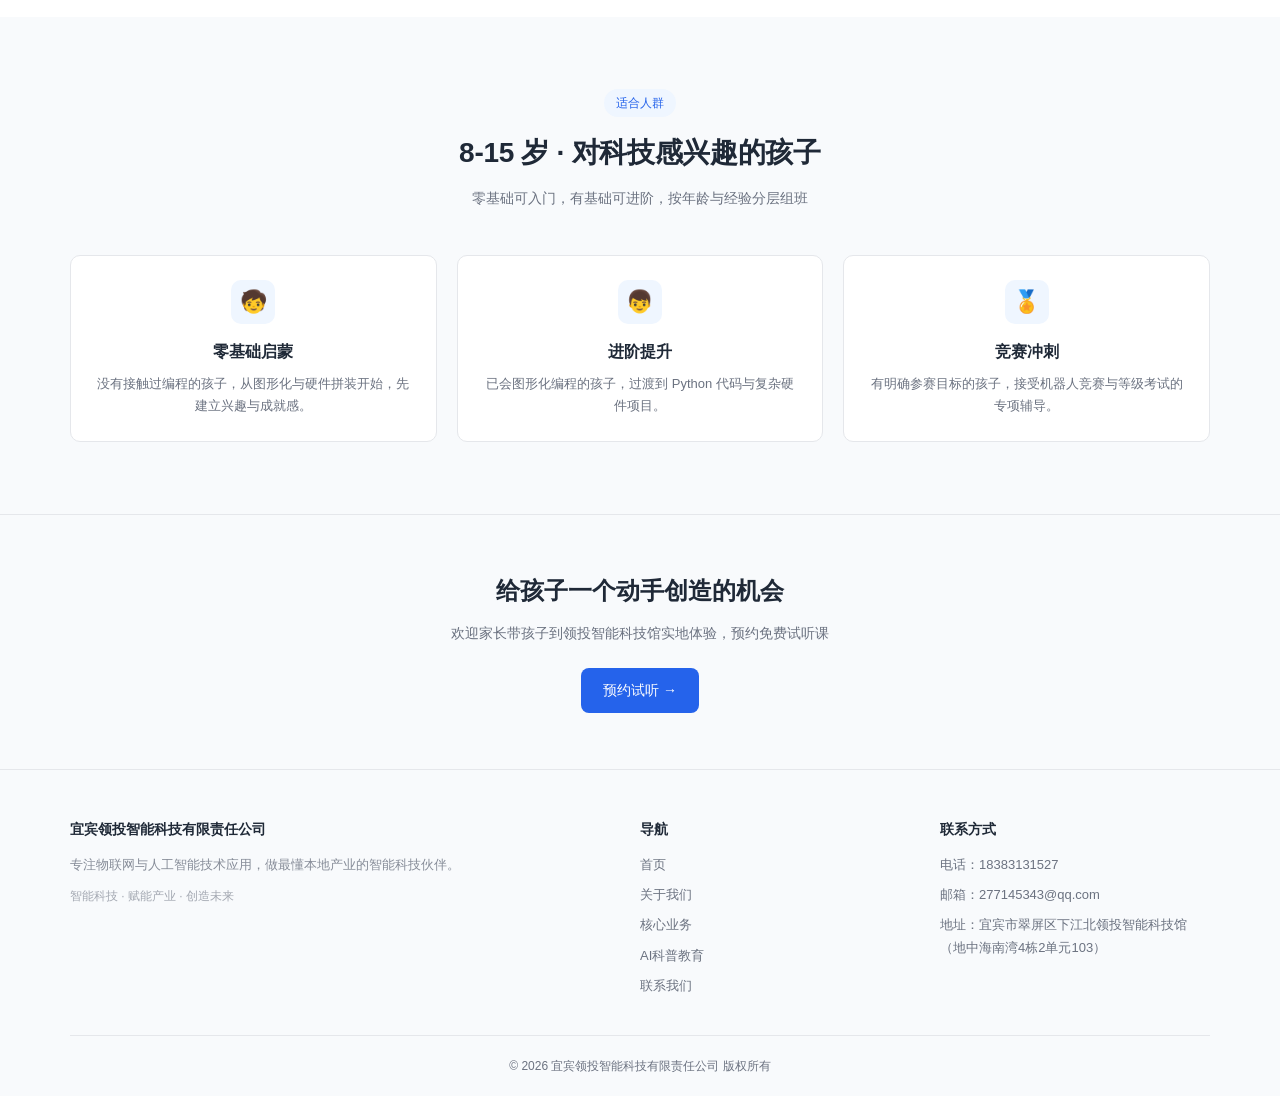
<file: education.html>
<!DOCTYPE html>
<html lang="zh-CN">
<head>
<meta charset="UTF-8">
<meta name="viewport" content="width=device-width, initial-scale=1.0">
<title>青少年AI科普教育 · 宜宾领投智能科技有限责任公司</title>
<meta name="description" content="领投智能科技馆青少年AI科普教育：面向8-15岁青少年的STEAM科技课程，含AI编程启蒙、智能硬件制作、机器人竞赛、3D打印与创意设计、社区公益课堂。">
<link rel="stylesheet" href="assets/style.css">
</head>
<body>

<nav class="navbar">
  <div class="container">
    <a href="index.html" class="logo">
      <span class="logo-mark">领</span>
      <span>领投智能科技</span>
    </a>
    <ul class="nav-menu" id="navMenu">
      <li><a href="index.html">首页</a></li>
      <li><a href="about.html">关于我们</a></li>
      <li><a href="services.html">核心业务</a></li>
      <li><a href="education.html" class="active">AI科普教育</a></li>
      <li><a href="contact.html">联系我们</a></li>
    </ul>
    <button class="nav-toggle" id="navToggle" aria-label="菜单">≡</button>
  </div>
</nav>

<section class="hero" style="padding:50px 0 50px;">
  <div class="container">
    <div>
      <div class="hero-tag"><span class="dot"></span>领投智能科技馆 · 线下课程</div>
      <h1>点燃孩子的<br><span class="accent">科技梦想</span></h1>
      <p>面向 8-15 岁青少年的 STEAM 科技教育课程，从图形化编程到智能硬件制作，让孩子在动手实践中理解科技、爱上创造。</p>
      <div class="hero-actions">
        <a href="contact.html" class="btn btn-primary">咨询课程 →</a>
        <a href="services.html" class="btn btn-ghost">了解其他业务</a>
      </div>
    </div>
  </div>
</section>

<!-- 课程介绍 -->
<section class="section section-alt">
  <div class="container">
    <div class="section-header">
      <span class="eyebrow">课程体系</span>
      <h2>五大课程 · 循序渐进</h2>
      <p>依据孩子年龄与基础分层设计，从兴趣启蒙到竞赛提升，一步步建立计算思维与工程能力</p>
    </div>
    <div class="grid grid-3">
      <div class="course-card">
        <div class="course-num">COURSE 01</div>
        <h3>AI 编程启蒙</h3>
        <p>从图形化编程到 Python 代码编程，循序渐进培养计算思维。图形化阶段用积木式拖拽建立逻辑概念，进阶阶段过渡到真实代码，理解变量、循环、条件与函数。</p>
      </div>
      <div class="course-card">
        <div class="course-num">COURSE 02</div>
        <h3>智能硬件制作</h3>
        <p>动手组装 AI 智能助手"小智"，理解传感器、电路、编程的协同工作。孩子亲手连接传感器与主板，编写控制程序，让作品真正"动起来"。</p>
      </div>
      <div class="course-card">
        <div class="course-num">COURSE 03</div>
        <h3>机器人竞赛课程</h3>
        <p>RoboMaster、青少年机器人等级考试备赛辅导。围绕赛事规则开展专项训练，从机械结构搭建到程序策略调优，培养团队协作与临场应变能力。</p>
      </div>
      <div class="course-card">
        <div class="course-num">COURSE 04</div>
        <h3>3D 打印与创意设计</h3>
        <p>学习三维建模，将创意变成实物。从基础几何建模到复杂结构设计，配合 3D 打印输出，让孩子完整体验从想法到成品的创造过程。</p>
      </div>
      <div class="course-card">
        <div class="course-num">COURSE 05</div>
        <h3>社区公益课堂</h3>
        <p>走进社区开展科普志愿服务，让科技教育普惠更多孩子。以趣味实验与互动演示的形式，把人工智能的基础知识带到社区、带进更多家庭。</p>
      </div>
      <div class="course-card" style="background:linear-gradient(135deg,#EFF6FF,#CFFAFE);border-color:#BAE6FD;">
        <div class="course-num" style="color:var(--blue);">我们的信念</div>
        <h3>每个孩子心中都有一颗创新的种子</h3>
        <p>我们要做的，就是用专业的课程和耐心的引导，让这颗种子生根发芽。</p>
      </div>
    </div>
  </div>
</section>

<!-- 课堂实景 -->
<section class="section">
  <div class="container">
    <div class="feature-row">
      <div class="feature-media">
        <img src="assets/images/ai-education.jpg" alt="青少年AI编程课堂实景">
      </div>
      <div class="feature-text">
        <span class="eyebrow">课堂实景</span>
        <h2>动手 · 协作 · 创造</h2>
        <p>在领投智能科技馆的教室里，孩子们围坐在工作台前，亲手连接电路、编写程序、调试作品。老师在一旁引导思路，但更多时候，是让孩子们自己去试、去错、去改。</p>
        <ul>
          <li><strong>小班教学：</strong>关注每一个孩子的动手进度与思维习惯</li>
          <li><strong>项目制学习：</strong>每阶段完成一个可展示的实物作品</li>
          <li><strong>真实器材：</strong>使用与产业应用同源的主板与传感器</li>
          <li><strong>成果导向：</strong>课程结束时孩子能独立讲清自己的作品思路</li>
        </ul>
      </div>
    </div>
  </div>
</section>

<!-- 适合谁 -->
<section class="section section-alt">
  <div class="container">
    <div class="section-header">
      <span class="eyebrow">适合人群</span>
      <h2>8-15 岁 · 对科技感兴趣的孩子</h2>
      <p>零基础可入门，有基础可进阶，按年龄与经验分层组班</p>
    </div>
    <div class="grid grid-3">
      <div class="card text-center">
        <div class="card-icon" style="margin:0 auto 14px;">🧒</div>
        <h3>零基础启蒙</h3>
        <p>没有接触过编程的孩子，从图形化与硬件拼装开始，先建立兴趣与成就感。</p>
      </div>
      <div class="card text-center">
        <div class="card-icon" style="margin:0 auto 14px;">👦</div>
        <h3>进阶提升</h3>
        <p>已会图形化编程的孩子，过渡到 Python 代码与复杂硬件项目。</p>
      </div>
      <div class="card text-center">
        <div class="card-icon" style="margin:0 auto 14px;">🏅</div>
        <h3>竞赛冲刺</h3>
        <p>有明确参赛目标的孩子，接受机器人竞赛与等级考试的专项辅导。</p>
      </div>
    </div>
  </div>
</section>

<section class="cta">
  <div class="container">
    <h2>给孩子一个动手创造的机会</h2>
    <p>欢迎家长带孩子到领投智能科技馆实地体验，预约免费试听课</p>
    <a href="contact.html" class="btn btn-primary">预约试听 →</a>
  </div>
</section>

<footer>
  <div class="container">
    <div class="footer-grid">
      <div>
        <h4>宜宾领投智能科技有限责任公司</h4>
        <p style="margin-bottom:10px;opacity:.8;">专注物联网与人工智能技术应用，做最懂本地产业的智能科技伙伴。</p>
        <p style="opacity:.6;font-size:12px;">智能科技 · 赋能产业 · 创造未来</p>
      </div>
      <div>
        <h4>导航</h4>
        <ul>
          <li><a href="index.html">首页</a></li>
          <li><a href="about.html">关于我们</a></li>
          <li><a href="services.html">核心业务</a></li>
          <li><a href="education.html">AI科普教育</a></li>
          <li><a href="contact.html">联系我们</a></li>
        </ul>
      </div>
      <div>
        <h4>联系方式</h4>
        <ul>
          <li>电话：18383131527</li>
          <li>邮箱：277145343@qq.com</li>
          <li>地址：宜宾市翠屏区下江北领投智能科技馆（地中海南湾4栋2单元103）</li>
        </ul>
      </div>
    </div>
    <div class="footer-bottom">
      © 2026 宜宾领投智能科技有限责任公司 版权所有
    </div>
  </div>
</footer>

<script>
  document.getElementById('navToggle').addEventListener('click', function() {
    document.getElementById('navMenu').classList.toggle('open');
  });
</script>
</body>
</html>
</file>
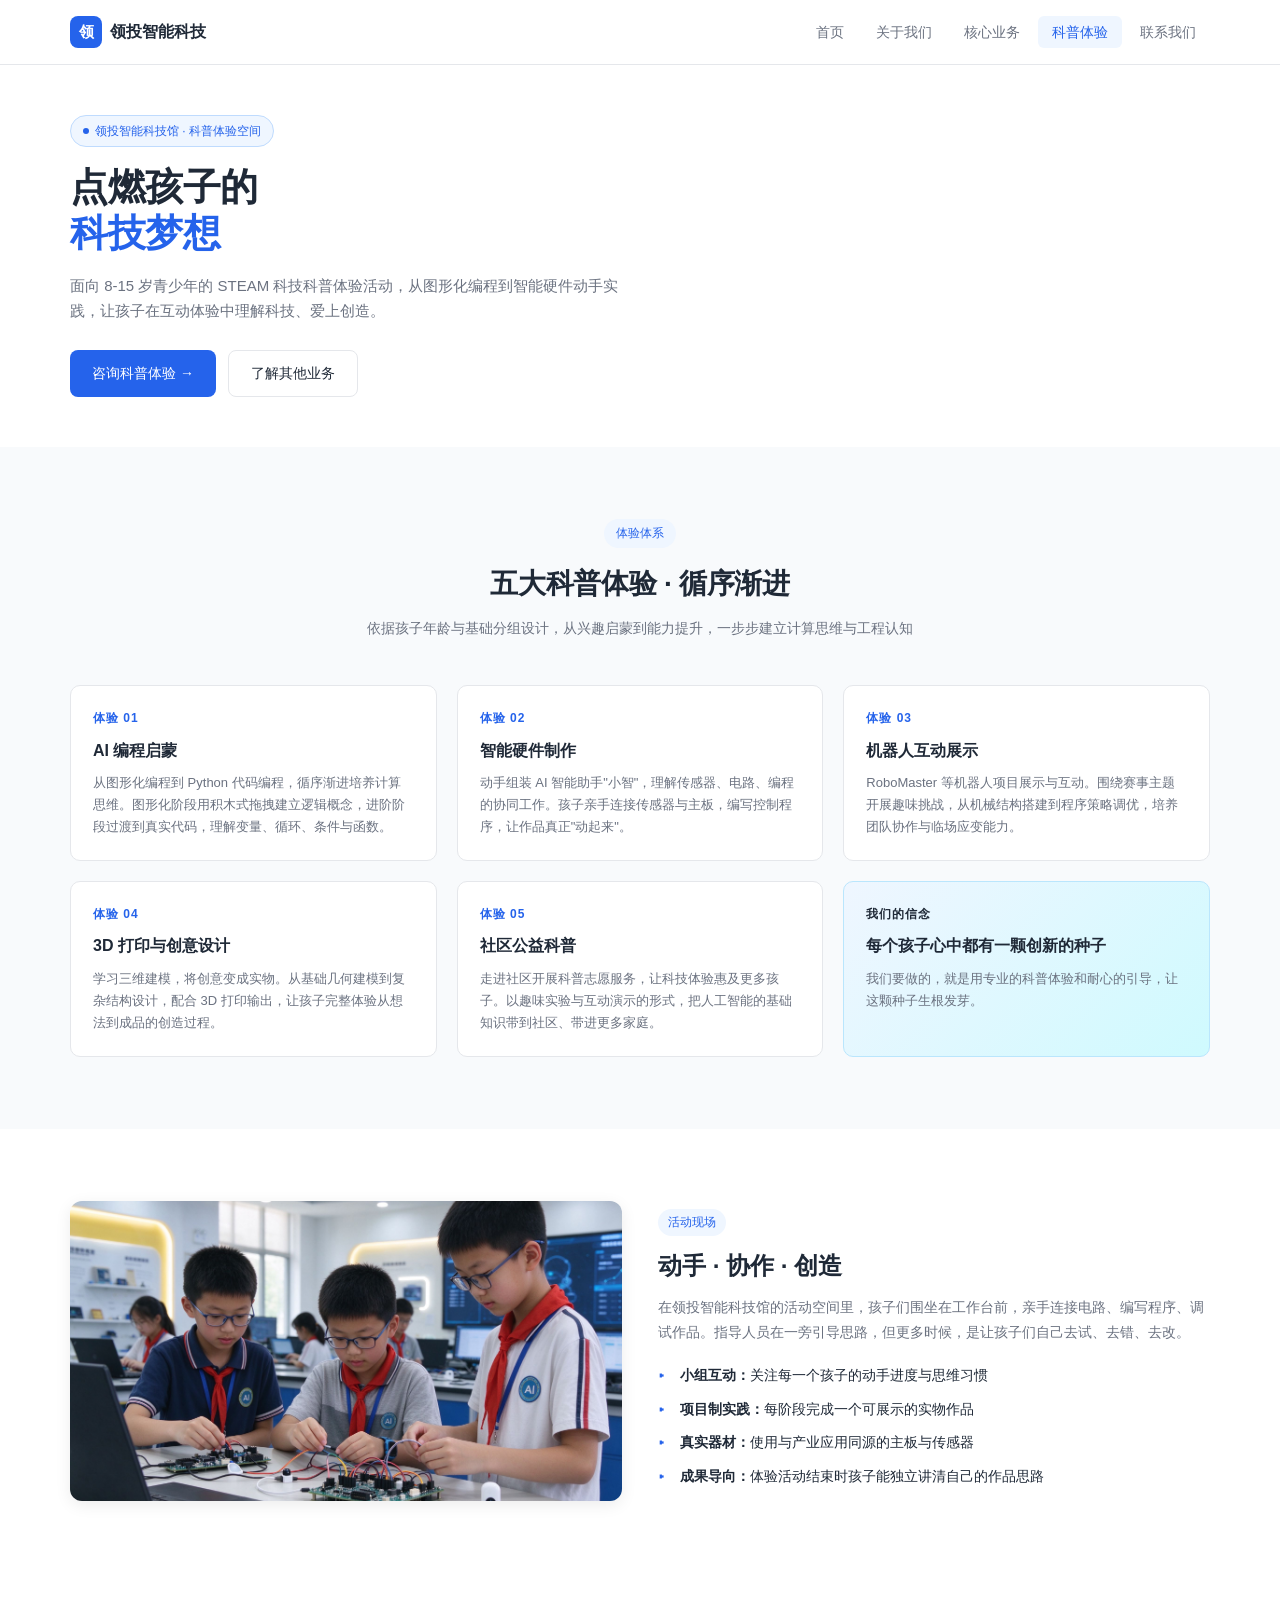
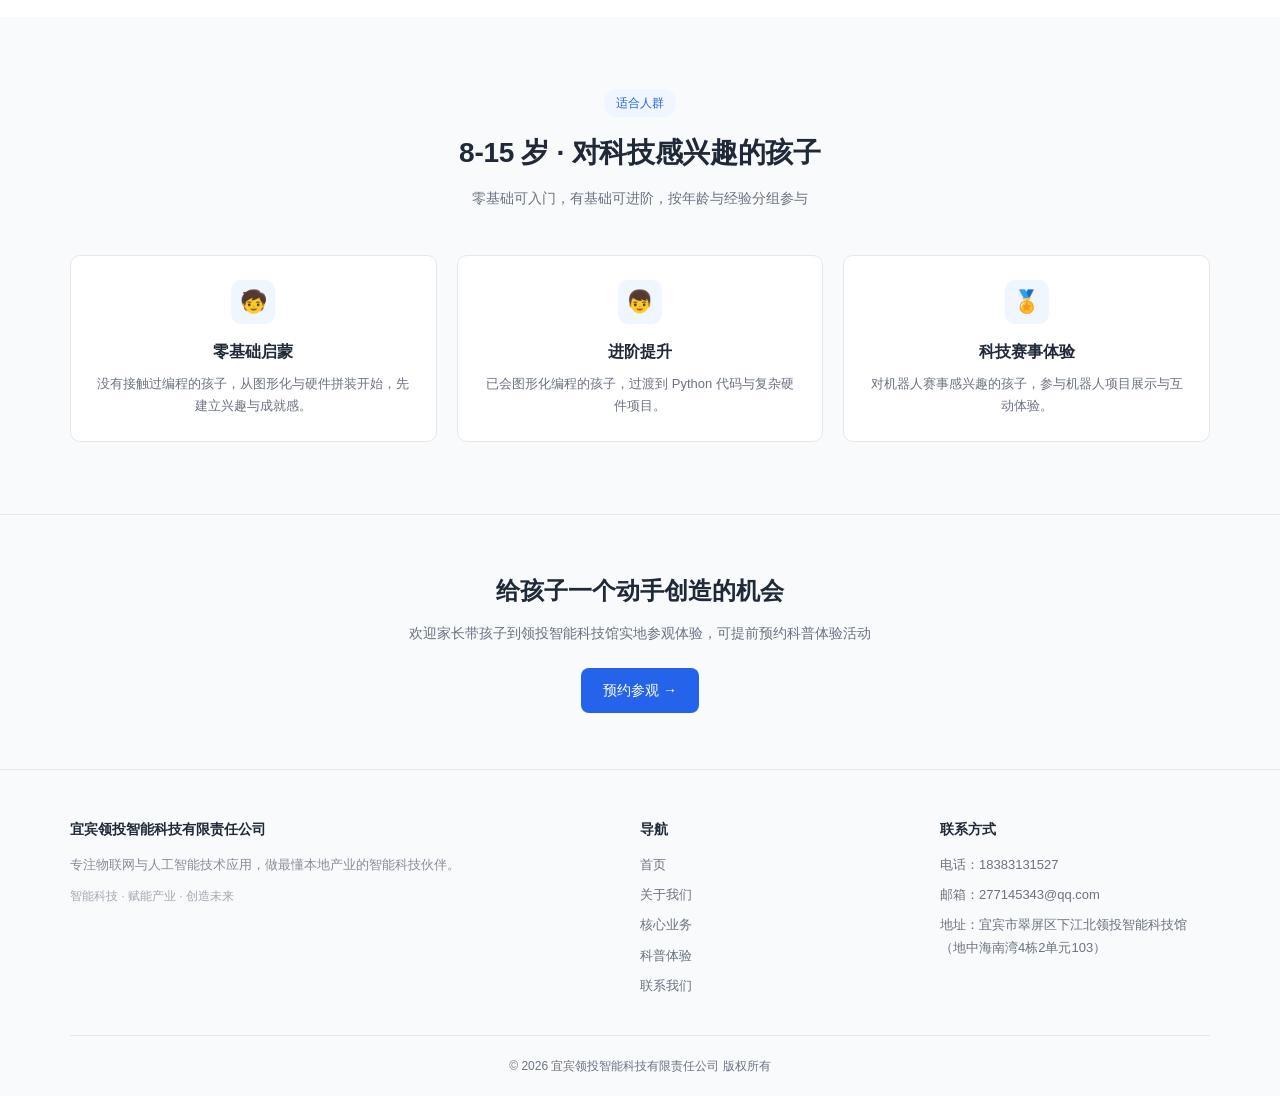
<file: kepu.html>
<!DOCTYPE html>
<html lang="zh-CN">
<head>
<meta charset="UTF-8">
<meta name="viewport" content="width=device-width, initial-scale=1.0">
<title>青少年AI科普体验 · 宜宾领投智能科技有限责任公司</title>
<meta name="description" content="领投智能科技馆青少年AI科普体验：面向8-15岁青少年的STEAM科技科普体验活动，含AI编程体验、智能硬件动手实践、机器人互动展示、3D打印创意与社区公益科普。">
<link rel="stylesheet" href="assets/style.css">
</head>
<body>

<nav class="navbar">
  <div class="container">
    <a href="index.html" class="logo">
      <span class="logo-mark">领</span>
      <span>领投智能科技</span>
    </a>
    <ul class="nav-menu" id="navMenu">
      <li><a href="index.html">首页</a></li>
      <li><a href="about.html">关于我们</a></li>
      <li><a href="services.html">核心业务</a></li>
      <li><a href="kepu.html" class="active">科普体验</a></li>
      <li><a href="contact.html">联系我们</a></li>
    </ul>
    <button class="nav-toggle" id="navToggle" aria-label="菜单">≡</button>
  </div>
</nav>

<section class="hero" style="padding:50px 0 50px;">
  <div class="container">
    <div>
      <div class="hero-tag"><span class="dot"></span>领投智能科技馆 · 科普体验空间</div>
      <h1>点燃孩子的<br><span class="accent">科技梦想</span></h1>
      <p>面向 8-15 岁青少年的 STEAM 科技科普体验活动，从图形化编程到智能硬件动手实践，让孩子在互动体验中理解科技、爱上创造。</p>
      <div class="hero-actions">
        <a href="contact.html" class="btn btn-primary">咨询科普体验 →</a>
        <a href="services.html" class="btn btn-ghost">了解其他业务</a>
      </div>
    </div>
  </div>
</section>

<!-- 科普体验介绍 -->
<section class="section section-alt">
  <div class="container">
    <div class="section-header">
      <span class="eyebrow">体验体系</span>
      <h2>五大科普体验 · 循序渐进</h2>
      <p>依据孩子年龄与基础分组设计，从兴趣启蒙到能力提升，一步步建立计算思维与工程认知</p>
    </div>
    <div class="grid grid-3">
      <div class="course-card">
        <div class="course-num">体验 01</div>
        <h3>AI 编程启蒙</h3>
        <p>从图形化编程到 Python 代码编程，循序渐进培养计算思维。图形化阶段用积木式拖拽建立逻辑概念，进阶阶段过渡到真实代码，理解变量、循环、条件与函数。</p>
      </div>
      <div class="course-card">
        <div class="course-num">体验 02</div>
        <h3>智能硬件制作</h3>
        <p>动手组装 AI 智能助手"小智"，理解传感器、电路、编程的协同工作。孩子亲手连接传感器与主板，编写控制程序，让作品真正"动起来"。</p>
      </div>
      <div class="course-card">
        <div class="course-num">体验 03</div>
        <h3>机器人互动展示</h3>
        <p>RoboMaster 等机器人项目展示与互动。围绕赛事主题开展趣味挑战，从机械结构搭建到程序策略调优，培养团队协作与临场应变能力。</p>
      </div>
      <div class="course-card">
        <div class="course-num">体验 04</div>
        <h3>3D 打印与创意设计</h3>
        <p>学习三维建模，将创意变成实物。从基础几何建模到复杂结构设计，配合 3D 打印输出，让孩子完整体验从想法到成品的创造过程。</p>
      </div>
      <div class="course-card">
        <div class="course-num">体验 05</div>
        <h3>社区公益科普</h3>
        <p>走进社区开展科普志愿服务，让科技体验惠及更多孩子。以趣味实验与互动演示的形式，把人工智能的基础知识带到社区、带进更多家庭。</p>
      </div>
      <div class="course-card" style="background:linear-gradient(135deg,#EFF6FF,#CFFAFE);border-color:#BAE6FD;">
        <div class="course-num" style="color:var(--blue);">我们的信念</div>
        <h3>每个孩子心中都有一颗创新的种子</h3>
        <p>我们要做的，就是用专业的科普体验和耐心的引导，让这颗种子生根发芽。</p>
      </div>
    </div>
  </div>
</section>

<!-- 活动现场 -->
<section class="section">
  <div class="container">
    <div class="feature-row">
      <div class="feature-media">
        <img src="assets/images/ai-education.jpg" alt="青少年AI编程活动现场">
      </div>
      <div class="feature-text">
        <span class="eyebrow">活动现场</span>
        <h2>动手 · 协作 · 创造</h2>
        <p>在领投智能科技馆的活动空间里，孩子们围坐在工作台前，亲手连接电路、编写程序、调试作品。指导人员在一旁引导思路，但更多时候，是让孩子们自己去试、去错、去改。</p>
        <ul>
          <li><strong>小组互动：</strong>关注每一个孩子的动手进度与思维习惯</li>
          <li><strong>项目制实践：</strong>每阶段完成一个可展示的实物作品</li>
          <li><strong>真实器材：</strong>使用与产业应用同源的主板与传感器</li>
          <li><strong>成果导向：</strong>体验活动结束时孩子能独立讲清自己的作品思路</li>
        </ul>
      </div>
    </div>
  </div>
</section>

<!-- 适合谁 -->
<section class="section section-alt">
  <div class="container">
    <div class="section-header">
      <span class="eyebrow">适合人群</span>
      <h2>8-15 岁 · 对科技感兴趣的孩子</h2>
      <p>零基础可入门，有基础可进阶，按年龄与经验分组参与</p>
    </div>
    <div class="grid grid-3">
      <div class="card text-center">
        <div class="card-icon" style="margin:0 auto 14px;">🧒</div>
        <h3>零基础启蒙</h3>
        <p>没有接触过编程的孩子，从图形化与硬件拼装开始，先建立兴趣与成就感。</p>
      </div>
      <div class="card text-center">
        <div class="card-icon" style="margin:0 auto 14px;">👦</div>
        <h3>进阶提升</h3>
        <p>已会图形化编程的孩子，过渡到 Python 代码与复杂硬件项目。</p>
      </div>
      <div class="card text-center">
        <div class="card-icon" style="margin:0 auto 14px;">🏅</div>
        <h3>科技赛事体验</h3>
        <p>对机器人赛事感兴趣的孩子，参与机器人项目展示与互动体验。</p>
      </div>
    </div>
  </div>
</section>

<section class="cta">
  <div class="container">
    <h2>给孩子一个动手创造的机会</h2>
    <p>欢迎家长带孩子到领投智能科技馆实地参观体验，可提前预约科普体验活动</p>
    <a href="contact.html" class="btn btn-primary">预约参观 →</a>
  </div>
</section>

<footer>
  <div class="container">
    <div class="footer-grid">
      <div>
        <h4>宜宾领投智能科技有限责任公司</h4>
        <p style="margin-bottom:10px;opacity:.8;">专注物联网与人工智能技术应用，做最懂本地产业的智能科技伙伴。</p>
        <p style="opacity:.6;font-size:12px;">智能科技 · 赋能产业 · 创造未来</p>
      </div>
      <div>
        <h4>导航</h4>
        <ul>
          <li><a href="index.html">首页</a></li>
          <li><a href="about.html">关于我们</a></li>
          <li><a href="services.html">核心业务</a></li>
          <li><a href="kepu.html">科普体验</a></li>
          <li><a href="contact.html">联系我们</a></li>
        </ul>
      </div>
      <div>
        <h4>联系方式</h4>
        <ul>
          <li>电话：18383131527</li>
          <li>邮箱：277145343@qq.com</li>
          <li>地址：宜宾市翠屏区下江北领投智能科技馆（地中海南湾4栋2单元103）</li>
        </ul>
      </div>
    </div>
    <div class="footer-bottom">
      © 2026 宜宾领投智能科技有限责任公司 版权所有
    </div>
  </div>
</footer>

<script>
  document.getElementById('navToggle').addEventListener('click', function() {
    document.getElementById('navMenu').classList.toggle('open');
  });
</script>
</body>
</html>
</file>
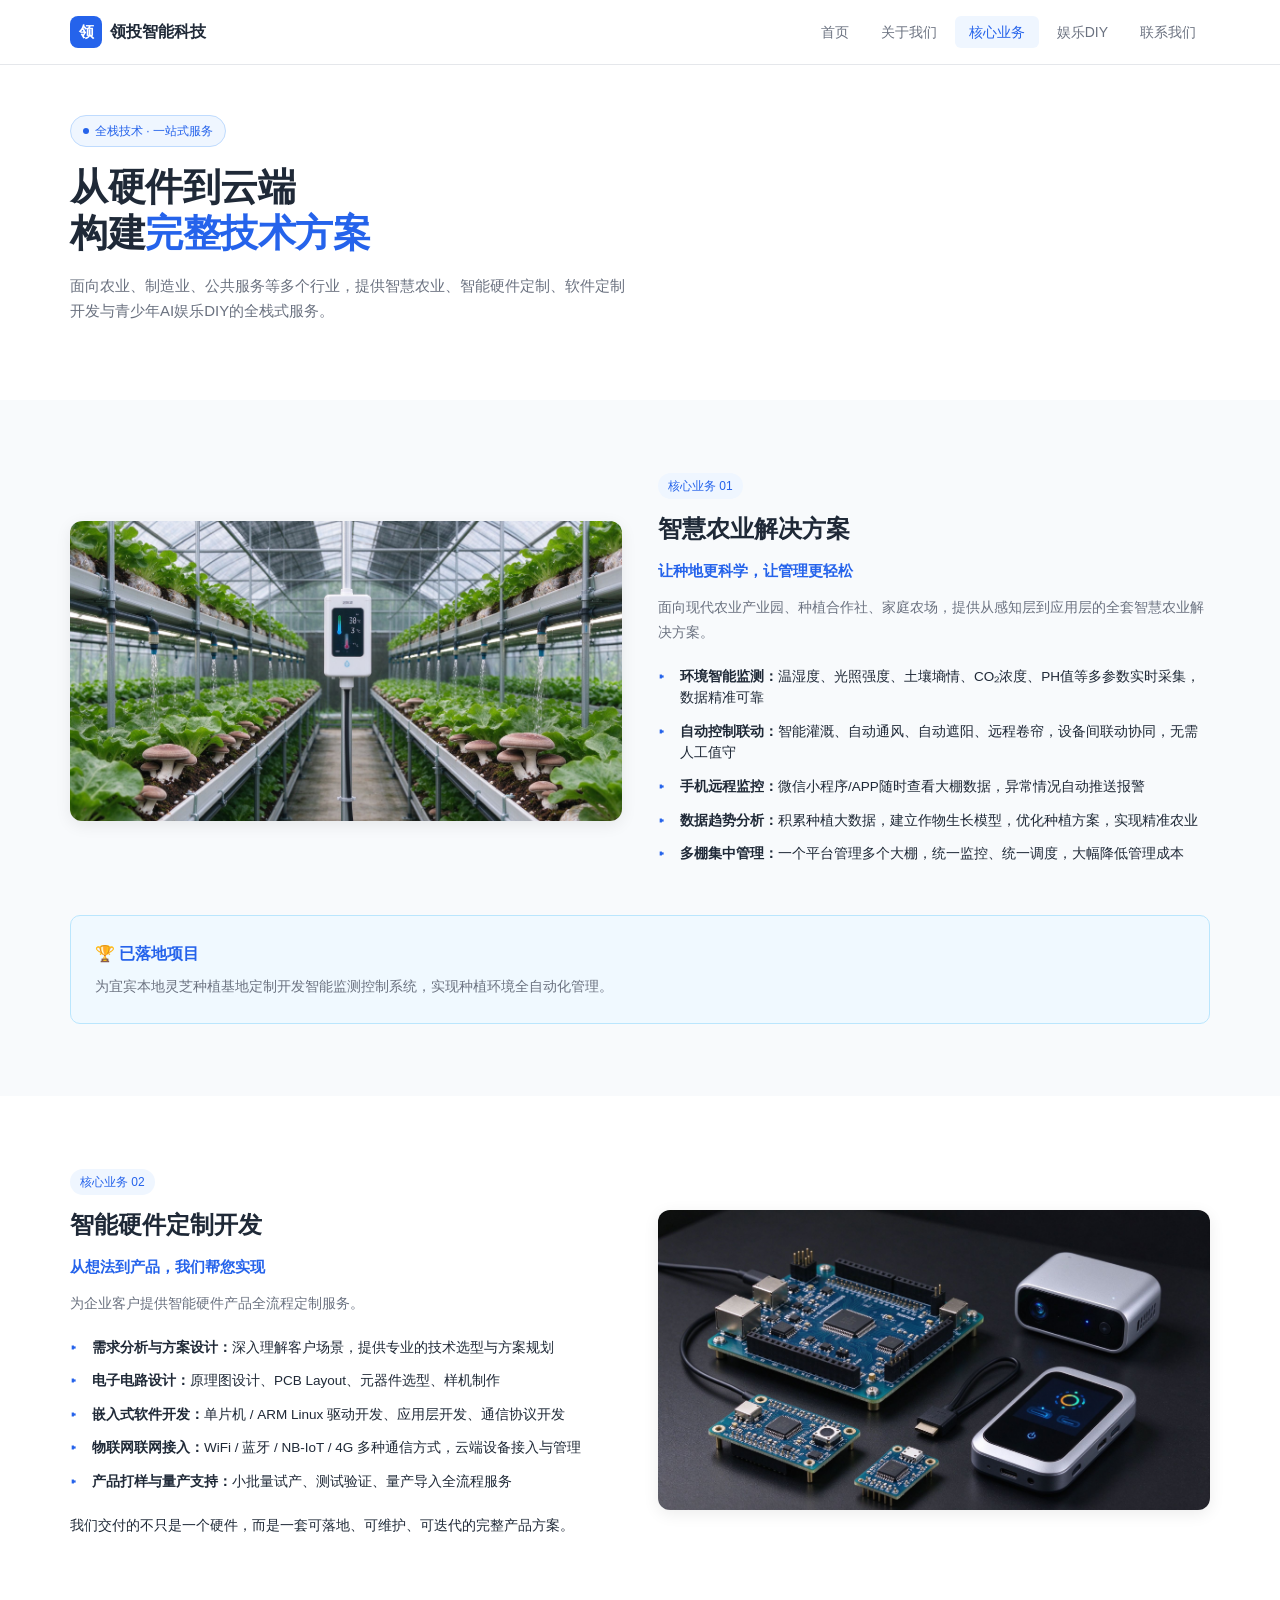
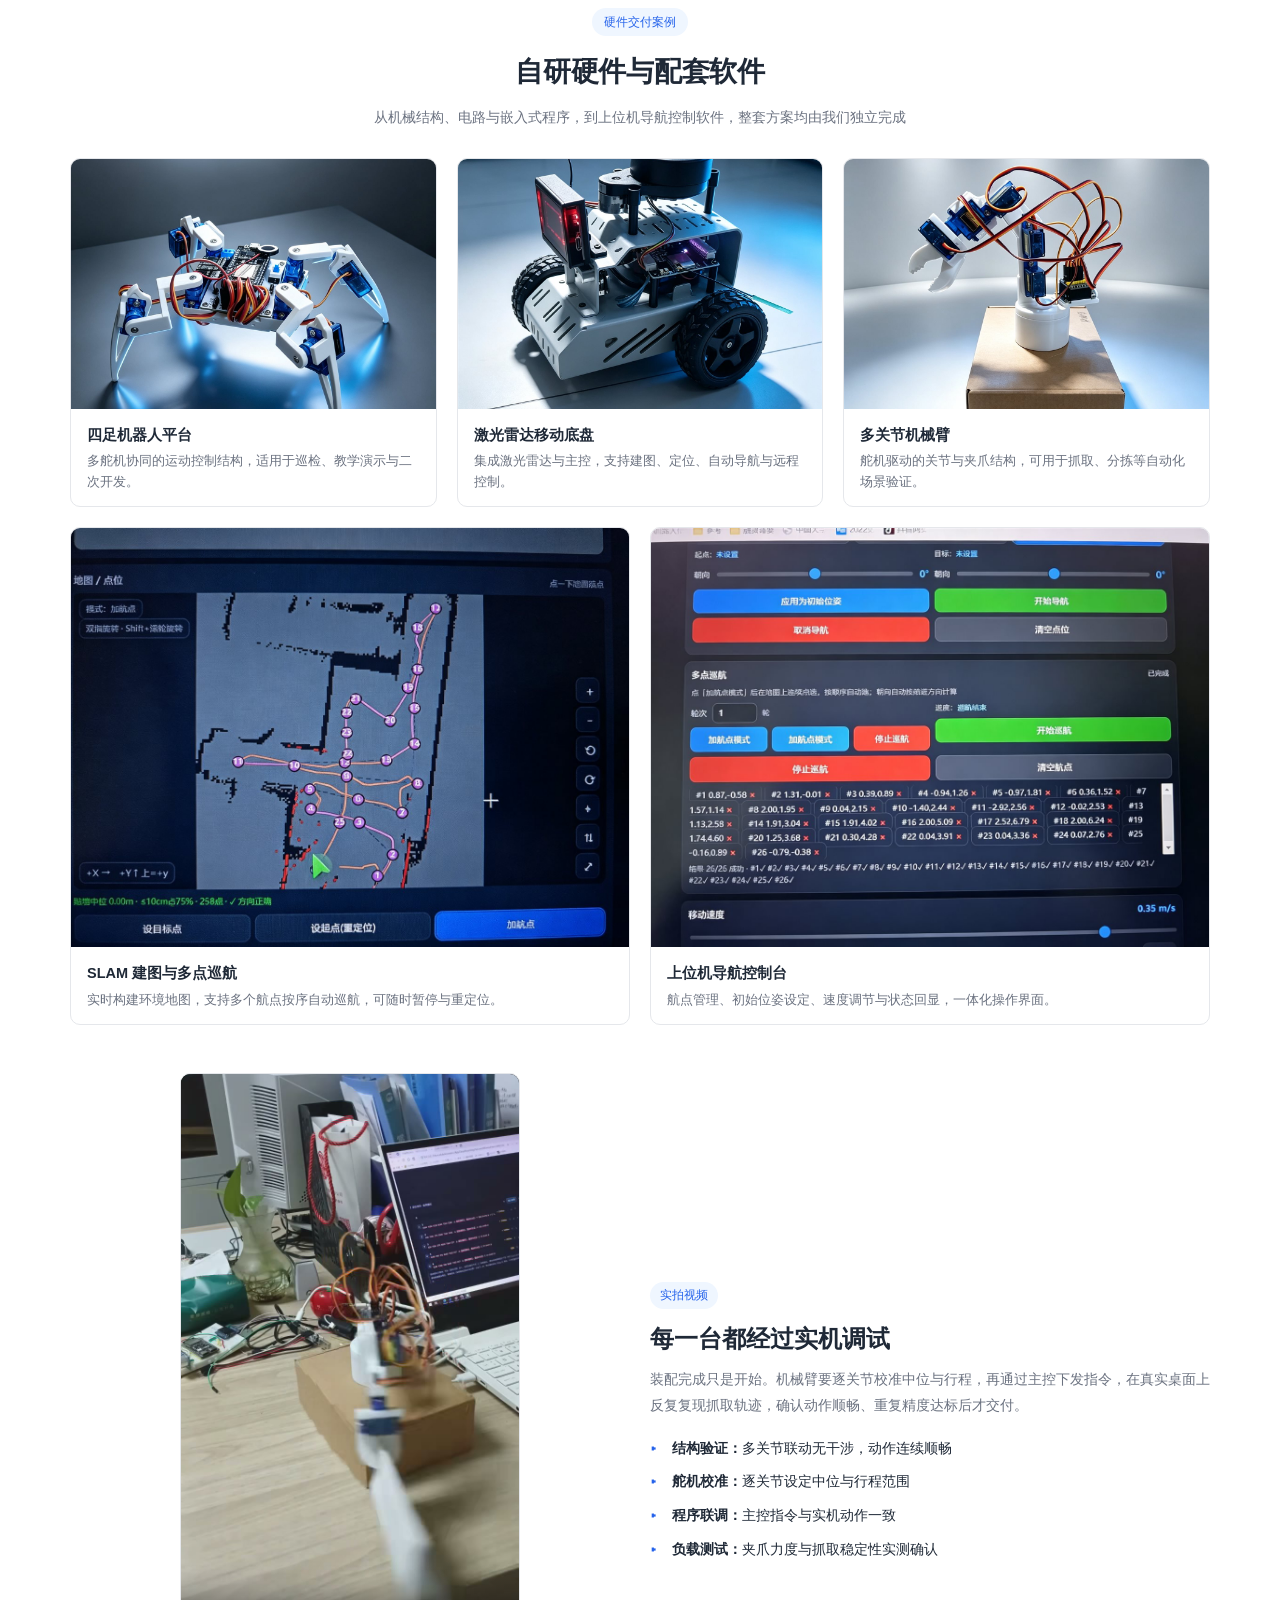
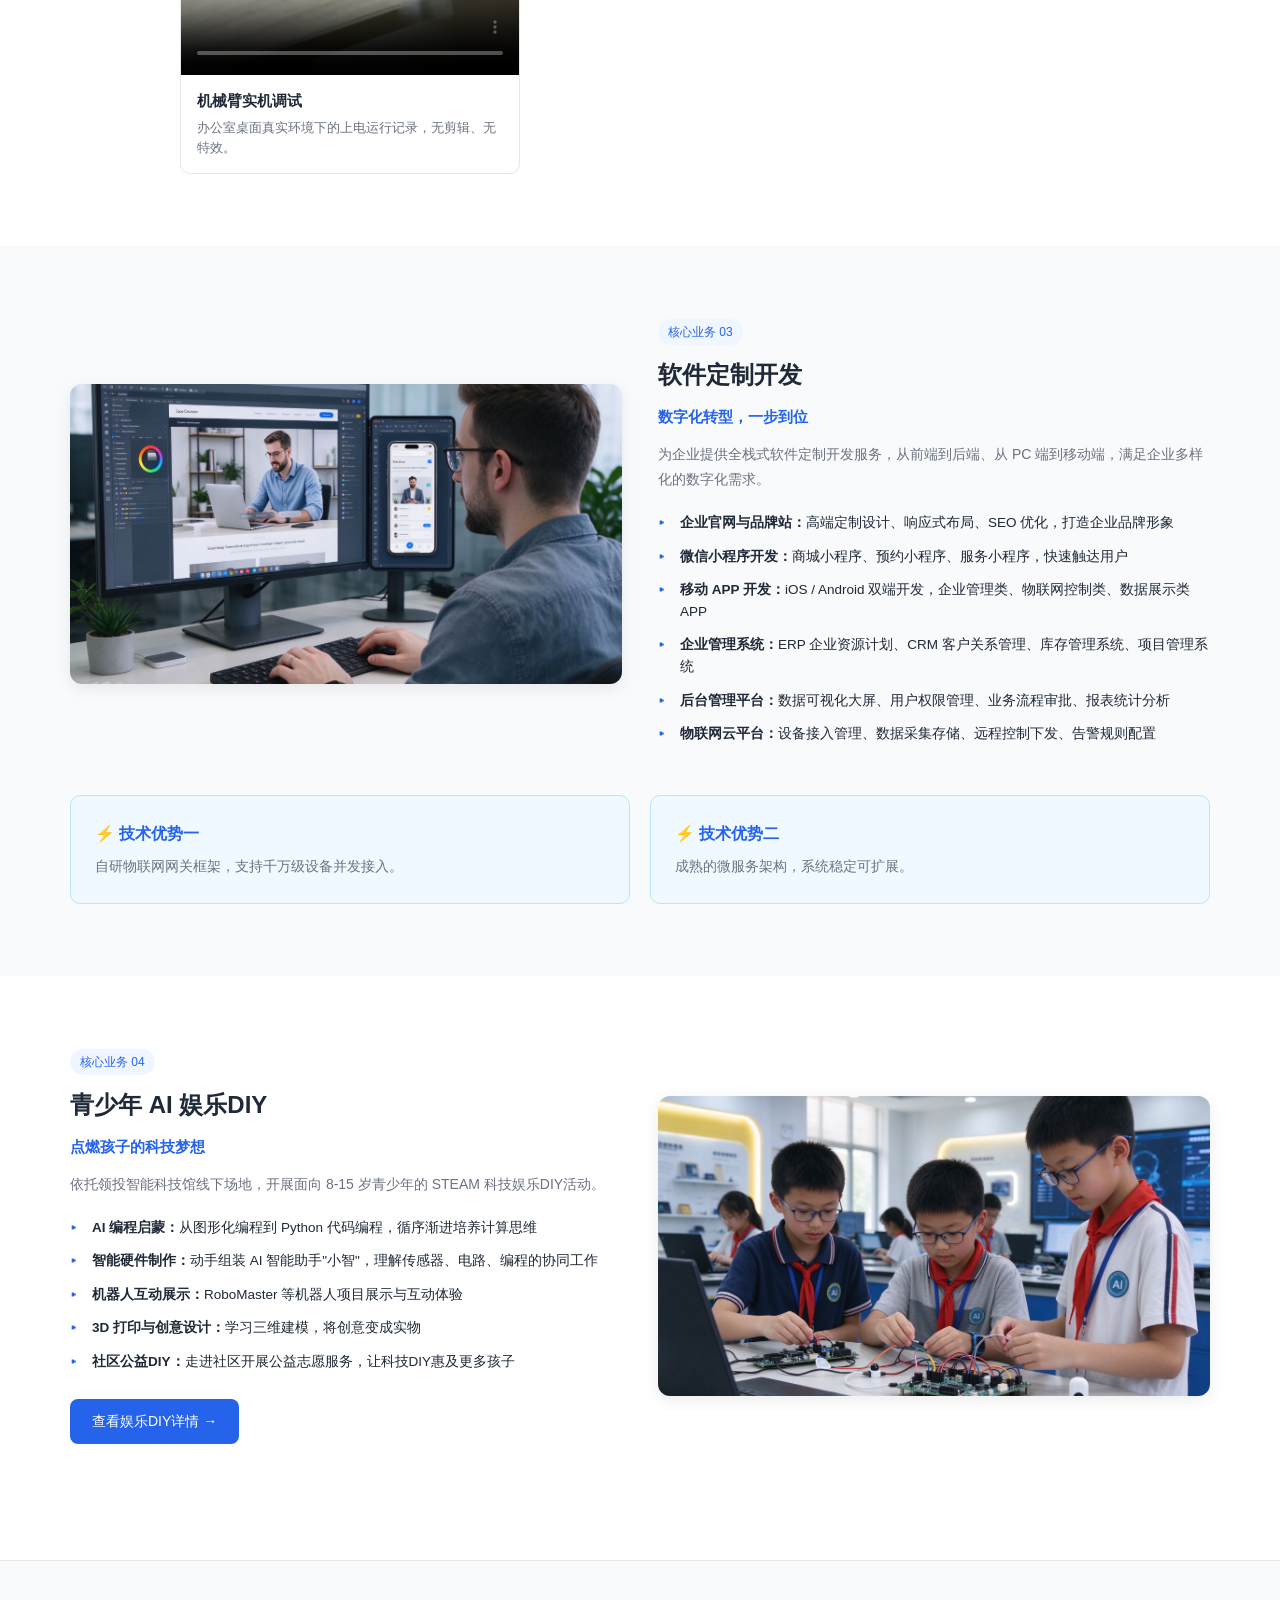
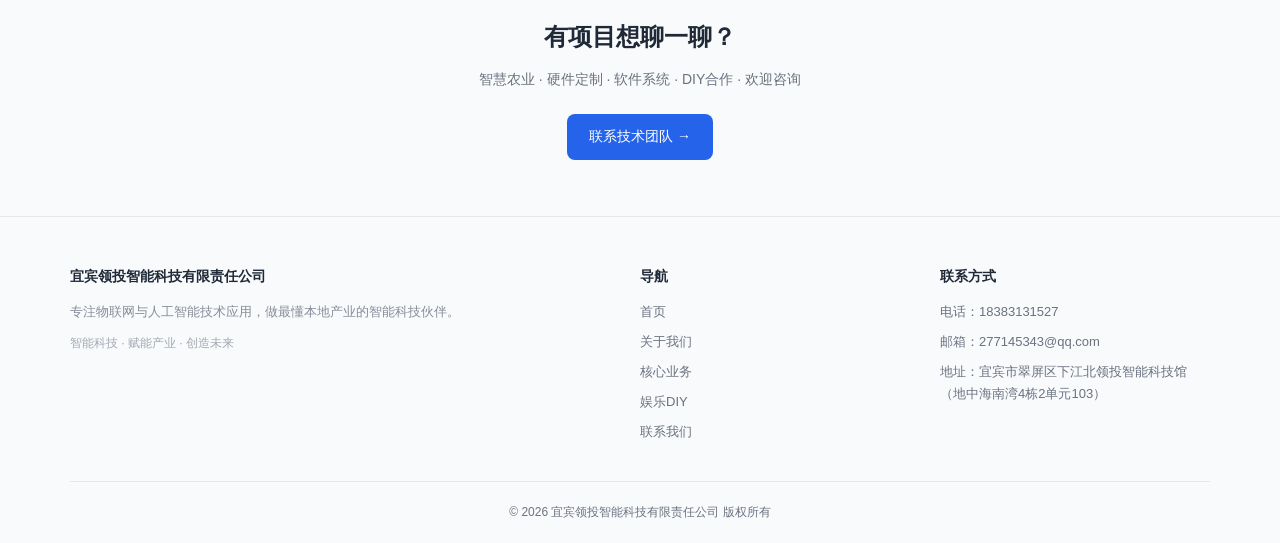
<file: services.html>
<!DOCTYPE html>
<html lang="zh-CN">
<head>
<meta charset="UTF-8">
<meta name="viewport" content="width=device-width, initial-scale=1.0">
<title>核心业务 · 宜宾领投智能科技有限责任公司</title>
<meta name="description" content="领投智能核心业务：智慧农业解决方案、智能硬件定制开发、软件定制开发、青少年AI娱乐DIY。从感知层到应用层的一站式技术解决方案。">
<link rel="stylesheet" href="assets/style.css">
</head>
<body>

<nav class="navbar">
  <div class="container">
    <a href="index.html" class="logo">
      <span class="logo-mark">领</span>
      <span>领投智能科技</span>
    </a>
    <ul class="nav-menu" id="navMenu">
      <li><a href="index.html">首页</a></li>
      <li><a href="about.html">关于我们</a></li>
      <li><a href="services.html" class="active">核心业务</a></li>
      <li><a href="diy.html">娱乐DIY</a></li>
      <li><a href="contact.html">联系我们</a></li>
    </ul>
    <button class="nav-toggle" id="navToggle" aria-label="菜单">≡</button>
  </div>
</nav>

<section class="hero" style="padding:50px 0 50px;">
  <div class="container">
    <div>
      <div class="hero-tag"><span class="dot"></span>全栈技术 · 一站式服务</div>
      <h1>从硬件到云端<br>构建<span class="accent">完整技术方案</span></h1>
      <p>面向农业、制造业、公共服务等多个行业，提供智慧农业、智能硬件定制、软件定制开发与青少年AI娱乐DIY的全栈式服务。</p>
    </div>
  </div>
</section>

<!-- 业务一：智慧农业 -->
<section class="section section-alt">
  <div class="container">
    <div class="feature-row">
      <div class="feature-media">
        <img src="assets/images/smart-agriculture.jpg" alt="智慧农业大棚智能监测">
      </div>
      <div class="feature-text">
        <span class="eyebrow">核心业务 01</span>
        <h2>智慧农业解决方案</h2>
        <div class="sub">让种地更科学，让管理更轻松</div>
        <p>面向现代农业产业园、种植合作社、家庭农场，提供从感知层到应用层的全套智慧农业解决方案。</p>
        <ul>
          <li><strong>环境智能监测：</strong>温湿度、光照强度、土壤墒情、CO₂浓度、PH值等多参数实时采集，数据精准可靠</li>
          <li><strong>自动控制联动：</strong>智能灌溉、自动通风、自动遮阳、远程卷帘，设备间联动协同，无需人工值守</li>
          <li><strong>手机远程监控：</strong>微信小程序/APP随时查看大棚数据，异常情况自动推送报警</li>
          <li><strong>数据趋势分析：</strong>积累种植大数据，建立作物生长模型，优化种植方案，实现精准农业</li>
          <li><strong>多棚集中管理：</strong>一个平台管理多个大棚，统一监控、统一调度，大幅降低管理成本</li>
        </ul>
      </div>
    </div>
    <div class="card" style="background:#F0F9FF;border-color:#BAE6FD;">
      <h3 style="color:var(--primary);">🏆 已落地项目</h3>
      <p style="font-size:14px;">为宜宾本地灵芝种植基地定制开发智能监测控制系统，实现种植环境全自动化管理。</p>
    </div>
  </div>
</section>

<!-- 业务二：智能硬件 -->
<section class="section">
  <div class="container">
    <div class="feature-row rev">
      <div class="feature-media">
        <img src="assets/images/smart-hardware.jpg" alt="智能硬件产品开发">
      </div>
      <div class="feature-text">
        <span class="eyebrow">核心业务 02</span>
        <h2>智能硬件定制开发</h2>
        <div class="sub">从想法到产品，我们帮您实现</div>
        <p>为企业客户提供智能硬件产品全流程定制服务。</p>
        <ul>
          <li><strong>需求分析与方案设计：</strong>深入理解客户场景，提供专业的技术选型与方案规划</li>
          <li><strong>电子电路设计：</strong>原理图设计、PCB Layout、元器件选型、样机制作</li>
          <li><strong>嵌入式软件开发：</strong>单片机 / ARM Linux 驱动开发、应用层开发、通信协议开发</li>
          <li><strong>物联网联网接入：</strong>WiFi / 蓝牙 / NB-IoT / 4G 多种通信方式，云端设备接入与管理</li>
          <li><strong>产品打样与量产支持：</strong>小批量试产、测试验证、量产导入全流程服务</li>
        </ul>
        <p style="margin-top:14px;color:var(--text);font-weight:500;">我们交付的不只是一个硬件，而是一套可落地、可维护、可迭代的完整产品方案。</p>
      </div>
    </div>

    <div class="section-header" style="margin-top:56px;margin-bottom:28px;">
      <span class="eyebrow">硬件交付案例</span>
      <h2>自研硬件与配套软件</h2>
      <p>从机械结构、电路与嵌入式程序，到上位机导航控制软件，整套方案均由我们独立完成</p>
    </div>
    <div class="grid grid-3">
      <div class="photo-card">
        <img src="assets/images/robot-quadruped.jpg" alt="四足机器人">
        <div class="photo-cap">
          <h4>四足机器人平台</h4>
          <p>多舵机协同的运动控制结构，适用于巡检、教学演示与二次开发。</p>
        </div>
      </div>
      <div class="photo-card">
        <img src="assets/images/robot-car.jpg" alt="激光雷达移动机器人">
        <div class="photo-cap">
          <h4>激光雷达移动底盘</h4>
          <p>集成激光雷达与主控，支持建图、定位、自动导航与远程控制。</p>
        </div>
      </div>
      <div class="photo-card">
        <img src="assets/images/robot-arm.jpg" alt="舵机机械臂">
        <div class="photo-cap">
          <h4>多关节机械臂</h4>
          <p>舵机驱动的关节与夹爪结构，可用于抓取、分拣等自动化场景验证。</p>
        </div>
      </div>
    </div>
    <div class="grid grid-2" style="margin-top:20px;">
      <div class="photo-card">
        <img src="assets/images/robot-nav-map.jpg" alt="SLAM建图与多点巡航地图" style="height:auto;">
        <div class="photo-cap">
          <h4>SLAM 建图与多点巡航</h4>
          <p>实时构建环境地图，支持多个航点按序自动巡航，可随时暂停与重定位。</p>
        </div>
      </div>
      <div class="photo-card">
        <img src="assets/images/robot-nav-control.jpg" alt="导航控制台界面" style="height:auto;">
        <div class="photo-cap">
          <h4>上位机导航控制台</h4>
          <p>航点管理、初始位姿设定、速度调节与状态回显，一体化操作界面。</p>
        </div>
      </div>
    </div>

    <div class="grid grid-2" style="margin-top:48px;align-items:center;">
      <div class="video-card" style="max-width:340px;margin:0 auto;">
        <video src="assets/videos/robot-arm-demo.mp4" poster="assets/images/robot-arm-demo-poster.jpg" controls playsinline preload="metadata"></video>
        <div class="video-cap">
          <h4>机械臂实机调试</h4>
          <p>办公室桌面真实环境下的上电运行记录，无剪辑、无特效。</p>
        </div>
      </div>
      <div class="feature-text">
        <span class="eyebrow">实拍视频</span>
        <h2>每一台都经过实机调试</h2>
        <p>装配完成只是开始。机械臂要逐关节校准中位与行程，再通过主控下发指令，在真实桌面上反复复现抓取轨迹，确认动作顺畅、重复精度达标后才交付。</p>
        <ul>
          <li><strong>结构验证：</strong>多关节联动无干涉，动作连续顺畅</li>
          <li><strong>舵机校准：</strong>逐关节设定中位与行程范围</li>
          <li><strong>程序联调：</strong>主控指令与实机动作一致</li>
          <li><strong>负载测试：</strong>夹爪力度与抓取稳定性实测确认</li>
        </ul>
      </div>
    </div>
  </div>
</section>

<!-- 业务三：软件定制 -->
<section class="section section-alt">
  <div class="container">
    <div class="feature-row">
      <div class="feature-media">
        <img src="assets/images/app-web-dev.jpg" alt="软件定制开发">
      </div>
      <div class="feature-text">
        <span class="eyebrow">核心业务 03</span>
        <h2>软件定制开发</h2>
        <div class="sub">数字化转型，一步到位</div>
        <p>为企业提供全栈式软件定制开发服务，从前端到后端、从 PC 端到移动端，满足企业多样化的数字化需求。</p>
        <ul>
          <li><strong>企业官网与品牌站：</strong>高端定制设计、响应式布局、SEO 优化，打造企业品牌形象</li>
          <li><strong>微信小程序开发：</strong>商城小程序、预约小程序、服务小程序，快速触达用户</li>
          <li><strong>移动 APP 开发：</strong>iOS / Android 双端开发，企业管理类、物联网控制类、数据展示类 APP</li>
          <li><strong>企业管理系统：</strong>ERP 企业资源计划、CRM 客户关系管理、库存管理系统、项目管理系统</li>
          <li><strong>后台管理平台：</strong>数据可视化大屏、用户权限管理、业务流程审批、报表统计分析</li>
          <li><strong>物联网云平台：</strong>设备接入管理、数据采集存储、远程控制下发、告警规则配置</li>
        </ul>
      </div>
    </div>
    <div class="grid grid-2">
      <div class="card" style="background:#F0F9FF;border-color:#BAE6FD;">
        <h3 style="color:var(--primary);">⚡ 技术优势一</h3>
        <p style="font-size:14px;">自研物联网网关框架，支持千万级设备并发接入。</p>
      </div>
      <div class="card" style="background:#F0F9FF;border-color:#BAE6FD;">
        <h3 style="color:var(--primary);">⚡ 技术优势二</h3>
        <p style="font-size:14px;">成熟的微服务架构，系统稳定可扩展。</p>
      </div>
    </div>
  </div>
</section>

<!-- 业务四：青少年AI娱乐DIY -->
<section class="section">
  <div class="container">
    <div class="feature-row rev">
      <div class="feature-media">
        <img src="assets/images/ai-education.jpg" alt="青少年AI编程体验">
      </div>
      <div class="feature-text">
        <span class="eyebrow">核心业务 04</span>
        <h2>青少年 AI 娱乐DIY</h2>
        <div class="sub">点燃孩子的科技梦想</div>
        <p>依托领投智能科技馆线下场地，开展面向 8-15 岁青少年的 STEAM 科技娱乐DIY活动。</p>
        <ul>
          <li><strong>AI 编程启蒙：</strong>从图形化编程到 Python 代码编程，循序渐进培养计算思维</li>
          <li><strong>智能硬件制作：</strong>动手组装 AI 智能助手"小智"，理解传感器、电路、编程的协同工作</li>
          <li><strong>机器人互动展示：</strong>RoboMaster 等机器人项目展示与互动体验</li>
          <li><strong>3D 打印与创意设计：</strong>学习三维建模，将创意变成实物</li>
          <li><strong>社区公益DIY：</strong>走进社区开展公益志愿服务，让科技DIY惠及更多孩子</li>
        </ul>
        <div class="mt-20">
          <a href="diy.html" class="btn btn-cyan">查看娱乐DIY详情 →</a>
        </div>
      </div>
    </div>
  </div>
</section>

<section class="cta">
  <div class="container">
    <h2>有项目想聊一聊？</h2>
    <p>智慧农业 · 硬件定制 · 软件系统 · DIY合作 · 欢迎咨询</p>
    <a href="contact.html" class="btn btn-primary">联系技术团队 →</a>
  </div>
</section>

<footer>
  <div class="container">
    <div class="footer-grid">
      <div>
        <h4>宜宾领投智能科技有限责任公司</h4>
        <p style="margin-bottom:10px;opacity:.8;">专注物联网与人工智能技术应用，做最懂本地产业的智能科技伙伴。</p>
        <p style="opacity:.6;font-size:12px;">智能科技 · 赋能产业 · 创造未来</p>
      </div>
      <div>
        <h4>导航</h4>
        <ul>
          <li><a href="index.html">首页</a></li>
          <li><a href="about.html">关于我们</a></li>
          <li><a href="services.html">核心业务</a></li>
          <li><a href="diy.html">娱乐DIY</a></li>
          <li><a href="contact.html">联系我们</a></li>
        </ul>
      </div>
      <div>
        <h4>联系方式</h4>
        <ul>
          <li>电话：18383131527</li>
          <li>邮箱：277145343@qq.com</li>
          <li>地址：宜宾市翠屏区下江北领投智能科技馆（地中海南湾4栋2单元103）</li>
        </ul>
      </div>
    </div>
    <div class="footer-bottom">
      © 2026 宜宾领投智能科技有限责任公司 版权所有
    </div>
  </div>
</footer>

<script>
  document.getElementById('navToggle').addEventListener('click', function() {
    document.getElementById('navMenu').classList.toggle('open');
  });
</script>
</body>
</html>
</file>
<file: assets/style.css>
/* ===========================================
   宜宾领投智能科技 · 企业官网统一样式
   极简商务风 · 纯白底 + 单一科技蓝强调 · 大留白
   =========================================== */

:root {
  --primary: #2563EB;
  --primary-dark: #1D4ED8;
  --primary-soft: #EFF6FF;
  --bg: #FFFFFF;
  --bg-soft: #F8FAFC;
  --card: #FFFFFF;
  --text: #1F2937;
  --text-light: #6B7280;
  --border: #E5E7EB;
  --shadow: 0 1px 3px rgba(0,0,0,.05);
  --shadow-lg: 0 4px 16px rgba(0,0,0,.08);
}

* { box-sizing: border-box; margin: 0; padding: 0; }
html { scroll-behavior: smooth; }
body {
  font-family: -apple-system, "PingFang SC", "Microsoft YaHei", "Helvetica Neue", Arial, sans-serif;
  background: var(--bg);
  color: var(--text);
  line-height: 1.7;
  font-size: 15px;
  -webkit-font-smoothing: antialiased;
  overflow-x: hidden;
}

.container { max-width: 1180px; margin: 0 auto; padding: 0 20px; }

/* ============ 顶部导航 ============ */
.navbar {
  position: sticky;
  top: 0;
  background: rgba(255,255,255,.95);
  backdrop-filter: blur(10px);
  border-bottom: 1px solid var(--border);
  z-index: 100;
}
.navbar .container {
  display: flex;
  align-items: center;
  justify-content: space-between;
  height: 64px;
}
.logo {
  display: flex;
  align-items: center;
  gap: 8px;
  text-decoration: none;
  color: var(--text);
  font-weight: 700;
  font-size: 16px;
}
.logo .logo-mark {
  width: 32px;
  height: 32px;
  border-radius: 8px;
  background: var(--primary);
  display: flex;
  align-items: center;
  justify-content: center;
  color: #fff;
  font-size: 15px;
  font-weight: 700;
}
.nav-menu {
  display: flex;
  gap: 4px;
  list-style: none;
}
.nav-menu a {
  text-decoration: none;
  color: var(--text-light);
  font-size: 14px;
  padding: 8px 14px;
  border-radius: 6px;
  transition: all .15s;
  font-weight: 500;
}
.nav-menu a:hover, .nav-menu a.active {
  color: var(--primary);
  background: var(--primary-soft);
}
.nav-toggle { display: none; }

@media (max-width: 780px) {
  .nav-menu {
    display: none;
    position: absolute;
    top: 64px;
    left: 0;
    right: 0;
    background: #fff;
    flex-direction: column;
    padding: 8px 16px;
    border-bottom: 1px solid var(--border);
    box-shadow: var(--shadow);
  }
  .nav-menu.open { display: flex; }
  .nav-toggle {
    display: inline-flex;
    background: transparent;
    border: 1px solid var(--border);
    border-radius: 6px;
    padding: 6px 10px;
    cursor: pointer;
    font-size: 18px;
    color: var(--primary);
  }
}

/* ============ Hero ============ */
.hero {
  position: relative;
  background: var(--bg);
  color: var(--text);
  padding: 80px 0 70px;
  overflow: hidden;
}
.hero .container {
  position: relative;
  display: grid;
  grid-template-columns: 1.4fr 1fr;
  gap: 40px;
  align-items: center;
}
.hero-tag {
  display: inline-flex;
  align-items: center;
  gap: 6px;
  padding: 5px 12px;
  background: var(--primary-soft);
  border: 1px solid #BFDBFE;
  border-radius: 999px;
  font-size: 12px;
  color: var(--primary);
  margin-bottom: 18px;
  font-weight: 500;
}
.hero-tag .dot {
  width: 6px; height: 6px;
  background: var(--primary);
  border-radius: 50%;
}
.hero h1 {
  font-size: 38px;
  line-height: 1.2;
  font-weight: 700;
  margin-bottom: 16px;
  letter-spacing: -.5px;
  color: var(--text);
}
.hero h1 .accent { color: var(--primary); }
.hero p {
  font-size: 15px;
  color: var(--text-light);
  margin-bottom: 26px;
  max-width: 560px;
}
.hero-actions {
  display: flex;
  gap: 12px;
  flex-wrap: wrap;
}
.btn {
  display: inline-flex;
  align-items: center;
  gap: 6px;
  padding: 11px 22px;
  border-radius: 8px;
  font-size: 14px;
  font-weight: 500;
  text-decoration: none;
  cursor: pointer;
  border: none;
  transition: all .15s;
  font-family: inherit;
}
.btn-primary { background: var(--primary); color: #fff; }
.btn-primary:hover { background: var(--primary-dark); transform: translateY(-1px); }
.btn-cyan { background: var(--primary); color: #fff; }
.btn-cyan:hover { background: var(--primary-dark); transform: translateY(-1px); }
.btn-ghost {
  background: var(--bg);
  color: var(--text);
  border: 1px solid var(--border);
}
.btn-ghost:hover { border-color: var(--primary); color: var(--primary); }

.hero-card {
  background: var(--bg-soft);
  border: 1px solid var(--border);
  border-radius: 14px;
  padding: 22px;
}
.hero-card h3 {
  font-size: 13px;
  color: var(--text-light);
  margin-bottom: 14px;
  font-weight: 600;
}
.hero-stats {
  display: grid;
  grid-template-columns: 1fr 1fr;
  gap: 14px;
}
.hero-stat .num {
  font-size: 26px;
  font-weight: 700;
  color: var(--primary);
  line-height: 1;
}
.hero-stat .label {
  font-size: 12px;
  color: var(--text-light);
  margin-top: 4px;
}

@media (max-width: 900px) {
  .hero .container { grid-template-columns: 1fr; }
  .hero h1 { font-size: 28px; }
  .hero-card { display: none; }
}

/* ============ Hero Banner 图 ============ */
.hero-banner {
  position: relative;
  background: var(--bg-soft);
}
.hero-banner img {
  width: 100%;
  max-height: 380px;
  object-fit: cover;
  display: block;
}
@media (max-width: 700px) {
  .hero-banner img { max-height: 200px; }
}

/* ============ 通用区块 ============ */
.section { padding: 72px 0; }
.section-alt { background: var(--bg-soft); }
.section-header { text-align: center; margin-bottom: 44px; }
.section-header .eyebrow {
  display: inline-block;
  font-size: 12px;
  color: var(--primary);
  background: var(--primary-soft);
  padding: 4px 12px;
  border-radius: 999px;
  margin-bottom: 12px;
  font-weight: 500;
}
.section-header h2 {
  font-size: 28px;
  color: var(--text);
  font-weight: 700;
  margin-bottom: 10px;
  letter-spacing: -.3px;
}
.section-header p {
  color: var(--text-light);
  font-size: 14px;
  max-width: 660px;
  margin: 0 auto;
}

/* ============ 卡片网格 ============ */
.grid { display: grid; gap: 20px; }
.grid-3 { grid-template-columns: repeat(3, 1fr); }
.grid-2 { grid-template-columns: repeat(2, 1fr); }
.grid-4 { grid-template-columns: repeat(4, 1fr); }
@media (max-width: 900px) {
  .grid-3, .grid-4 { grid-template-columns: 1fr 1fr; }
}
@media (max-width: 600px) {
  .grid-3, .grid-2, .grid-4 { grid-template-columns: 1fr; }
}

.card {
  background: var(--card);
  border: 1px solid var(--border);
  border-radius: 10px;
  padding: 24px;
  transition: all .2s;
}
.card:hover {
  box-shadow: var(--shadow-lg);
  transform: translateY(-2px);
  border-color: #D1D5DB;
}
.card-icon {
  width: 44px;
  height: 44px;
  border-radius: 10px;
  background: var(--primary-soft);
  display: flex;
  align-items: center;
  justify-content: center;
  font-size: 22px;
  margin-bottom: 14px;
}
.card h3 {
  font-size: 16px;
  font-weight: 600;
  margin-bottom: 8px;
  color: var(--text);
}
.card p {
  font-size: 13px;
  color: var(--text-light);
  line-height: 1.7;
}

/* ============ 业务/产品卡 ============ */
.product-card {
  background: var(--card);
  border-radius: 12px;
  overflow: hidden;
  border: 1px solid var(--border);
  transition: all .2s;
  display: flex;
  flex-direction: column;
}
.product-card:hover { box-shadow: var(--shadow-lg); transform: translateY(-3px); }
.product-cover {
  height: 180px;
  background: var(--bg-soft);
  display: flex;
  align-items: center;
  justify-content: center;
  font-size: 56px;
  overflow: hidden;
}
.product-cover img {
  width: 100%;
  height: 100%;
  object-fit: cover;
  display: block;
}
.product-body { padding: 20px; flex: 1; }
.product-tag {
  display: inline-block;
  font-size: 11px;
  padding: 2px 8px;
  border-radius: 999px;
  background: var(--primary-soft);
  color: var(--primary);
  margin-bottom: 8px;
  font-weight: 500;
}
.product-body h3 {
  font-size: 17px;
  font-weight: 600;
  color: var(--text);
  margin-bottom: 8px;
}
.product-body p {
  font-size: 13px;
  color: var(--text-light);
  margin-bottom: 12px;
  line-height: 1.7;
}
.product-spec {
  font-size: 12.5px;
  color: var(--primary-dark);
  padding-top: 10px;
  border-top: 1px solid var(--border);
  line-height: 1.8;
}

/* ============ 信息表 ============ */
.info-table {
  width: 100%;
  border-collapse: collapse;
  background: #fff;
  border-radius: 10px;
  overflow: hidden;
  border: 1px solid var(--border);
}
.info-table tr { border-bottom: 1px solid var(--border); }
.info-table tr:last-child { border-bottom: none; }
.info-table td {
  padding: 14px 18px;
  font-size: 14px;
  vertical-align: top;
}
.info-table td.label {
  background: var(--bg-soft);
  color: var(--text-light);
  width: 140px;
  font-weight: 500;
}
.info-table td.value { color: var(--text); }

/* ============ 优势列表 ============ */
.advantage-list { display: grid; gap: 14px; }
.advantage-item {
  display: flex;
  gap: 14px;
  align-items: flex-start;
  background: #fff;
  border: 1px solid var(--border);
  border-radius: 10px;
  padding: 20px;
  transition: all .2s;
}
.advantage-item:hover { border-color: #D1D5DB; box-shadow: var(--shadow); }
.advantage-item .ico {
  width: 40px; height: 40px;
  border-radius: 10px;
  background: var(--primary);
  color: #fff;
  display: flex; align-items: center; justify-content: center;
  font-size: 19px;
  flex-shrink: 0;
}
.advantage-item h4 {
  font-size: 15px;
  color: var(--text);
  margin-bottom: 4px;
}
.advantage-item p {
  font-size: 13px;
  color: var(--text-light);
  line-height: 1.7;
}

/* ============ 数据条 ============ */
.stat-band {
  background: var(--bg-soft);
  color: var(--text);
  padding: 56px 0;
  border-top: 1px solid var(--border);
  border-bottom: 1px solid var(--border);
}
.stat-band .grid {
  grid-template-columns: repeat(4, 1fr);
  text-align: center;
}
.stat-band .num { font-size: 34px; font-weight: 700; margin-bottom: 4px; color: var(--primary); }
.stat-band .label { font-size: 13px; color: var(--text-light); }
@media (max-width: 700px) {
  .stat-band .grid { grid-template-columns: 1fr 1fr; gap: 24px; }
}

/* ============ CTA ============ */
.cta {
  background: var(--bg-soft);
  color: var(--text);
  padding: 56px 0;
  text-align: center;
  border-top: 1px solid var(--border);
}
.cta h2 { font-size: 24px; margin-bottom: 10px; color: var(--text); }
.cta p { color: var(--text-light); margin-bottom: 22px; font-size: 14px; }
.cta .btn-primary { background: var(--primary); }
.cta .btn-primary:hover { background: var(--primary-dark); }

/* ============ 页脚 ============ */
footer {
  background: var(--bg-soft);
  color: var(--text-light);
  padding: 48px 0 20px;
  font-size: 13px;
  border-top: 1px solid var(--border);
}
.footer-grid {
  display: grid;
  grid-template-columns: 2fr 1fr 1fr;
  gap: 30px;
  margin-bottom: 30px;
}
.footer-grid h4 { color: var(--text); font-size: 14px; margin-bottom: 12px; }
.footer-grid ul { list-style: none; }
.footer-grid ul li { margin-bottom: 8px; }
.footer-grid a { color: var(--text-light); text-decoration: none; }
.footer-grid a:hover { color: var(--primary); }
.footer-bottom {
  border-top: 1px solid var(--border);
  padding-top: 20px;
  text-align: center;
  font-size: 12px;
  color: var(--text-light);
}
@media (max-width: 700px) {
  .footer-grid { grid-template-columns: 1fr; gap: 20px; }
}

/* ============ 通用工具 ============ */
.text-center { text-align: center; }
.mt-20 { margin-top: 20px; }
.mt-40 { margin-top: 40px; }
.mb-20 { margin-bottom: 20px; }
.lead {
  font-size: 16px;
  color: var(--text-light);
  line-height: 1.8;
}
.divider { height: 1px; background: var(--border); margin: 32px 0; }
.tag-list { display: flex; flex-wrap: wrap; gap: 8px; margin-top: 12px; }
.tag-list .tag {
  font-size: 12px;
  padding: 4px 10px;
  border-radius: 999px;
  background: var(--primary-soft);
  color: var(--primary);
}

/* ============ 服务详情（左右图文） ============ */
.feature-row {
  display: grid;
  grid-template-columns: 1fr 1fr;
  gap: 36px;
  align-items: center;
  margin-bottom: 44px;
}
.feature-row.rev .feature-media { order: 2; }
.feature-media {
  border-radius: 12px;
  overflow: hidden;
  box-shadow: var(--shadow-lg);
}
.feature-media img {
  width: 100%;
  height: 300px;
  object-fit: cover;
  display: block;
}
.feature-text .eyebrow {
  display: inline-block;
  font-size: 12px;
  color: var(--primary);
  background: var(--primary-soft);
  padding: 3px 10px;
  border-radius: 999px;
  margin-bottom: 10px;
  font-weight: 500;
}
.feature-text h2 {
  font-size: 24px;
  color: var(--text);
  margin-bottom: 8px;
}
.feature-text .sub {
  font-size: 15px;
  color: var(--primary);
  font-weight: 600;
  margin-bottom: 12px;
}
.feature-text p { font-size: 14px; color: var(--text-light); line-height: 1.8; margin-bottom: 14px; }
.feature-text ul { list-style: none; }
.feature-text ul li {
  font-size: 13.5px;
  color: var(--text);
  padding: 6px 0 6px 22px;
  position: relative;
  line-height: 1.6;
}
.feature-text ul li::before {
  content: "▸";
  position: absolute;
  left: 0;
  color: var(--primary);
  font-weight: 700;
}
.feature-text ul li strong { color: var(--text); }
@media (max-width: 860px) {
  .feature-row { grid-template-columns: 1fr; gap: 20px; }
  .feature-row.rev .feature-media { order: 0; }
  .feature-media img { height: 200px; }
}

/* ============ DIY 项目卡 ============ */
.course-card {
  background: #fff;
  border: 1px solid var(--border);
  border-radius: 10px;
  padding: 22px;
  transition: all .2s;
}
.course-card:hover { box-shadow: var(--shadow-lg); transform: translateY(-2px); border-color: #D1D5DB; }
.course-card .course-num {
  font-size: 12px;
  font-weight: 700;
  color: var(--primary);
  letter-spacing: 1px;
  margin-bottom: 8px;
}
.course-card h3 { font-size: 16px; color: var(--text); margin-bottom: 8px; }
.course-card p { font-size: 13px; color: var(--text-light); line-height: 1.7; }

/* ============ 联系方式卡 ============ */
.contact-grid {
  display: grid;
  grid-template-columns: repeat(3, 1fr);
  gap: 20px;
}
@media (max-width: 860px) {
  .contact-grid { grid-template-columns: 1fr; }
}

/* ============ 实拍图集 ============ */
.photo-card {
  background: #fff;
  border: 1px solid var(--border);
  border-radius: 10px;
  overflow: hidden;
  transition: all .2s;
}
.photo-card:hover {
  box-shadow: var(--shadow-lg);
  transform: translateY(-2px);
  border-color: #D1D5DB;
}
.photo-card img {
  width: 100%;
  height: 250px;
  object-fit: cover;
  display: block;
  background: var(--bg-soft);
}
.photo-card .photo-cap { padding: 14px 16px; }
.photo-card .photo-cap h4 {
  font-size: 14.5px;
  color: var(--text);
  margin-bottom: 4px;
  font-weight: 600;
}
.photo-card .photo-cap p {
  font-size: 12.5px;
  color: var(--text-light);
  line-height: 1.65;
}
@media (max-width: 600px) {
  .photo-card img { height: 210px; }
}

/* ============ 视频展示 ============ */
.video-card {
  background: #fff;
  border: 1px solid var(--border);
  border-radius: 10px;
  overflow: hidden;
  transition: all .2s;
}
.video-card:hover {
  box-shadow: var(--shadow-lg);
  border-color: #D1D5DB;
}
.video-card video {
  width: 100%;
  display: block;
  background: #000;
}
.video-card .video-cap { padding: 14px 16px; }
.video-card .video-cap h4 {
  font-size: 14.5px;
  color: var(--text);
  margin-bottom: 4px;
  font-weight: 600;
}
.video-card .video-cap p {
  font-size: 12.5px;
  color: var(--text-light);
  line-height: 1.65;
}
</file>
